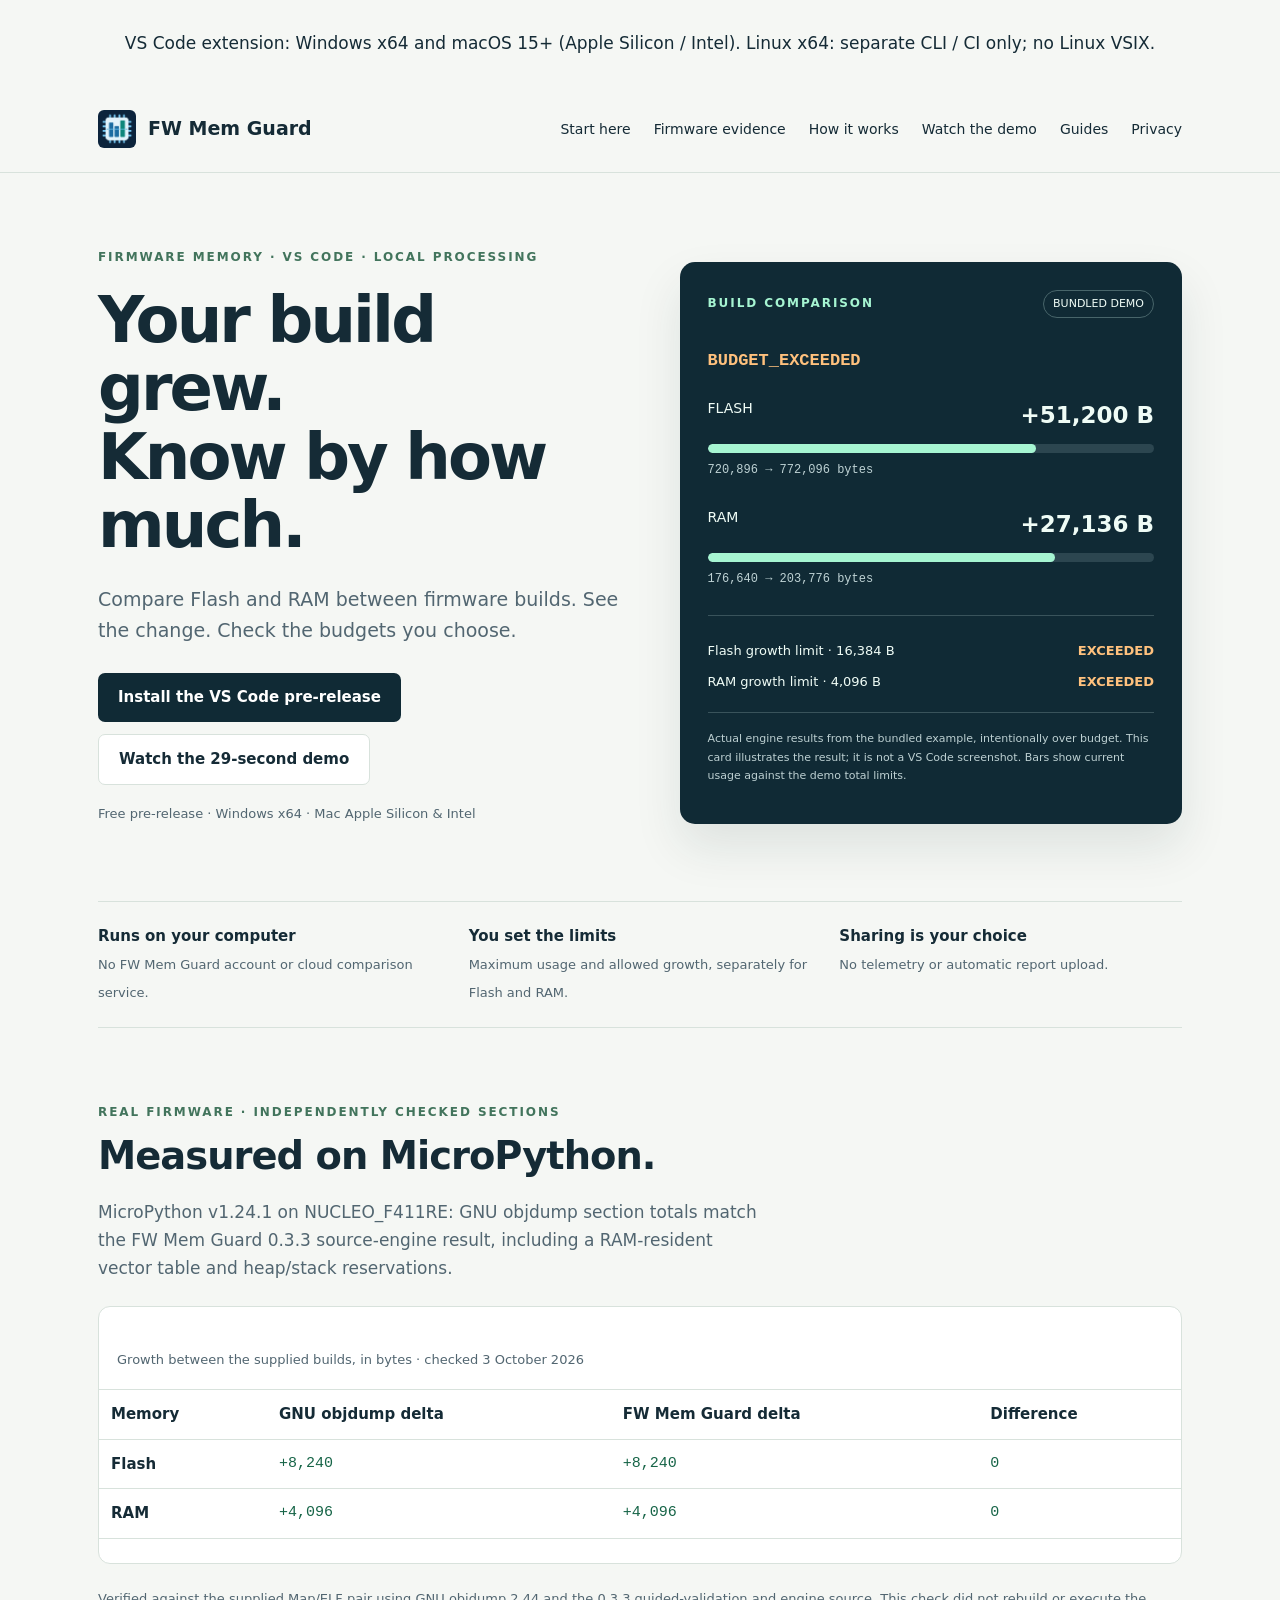
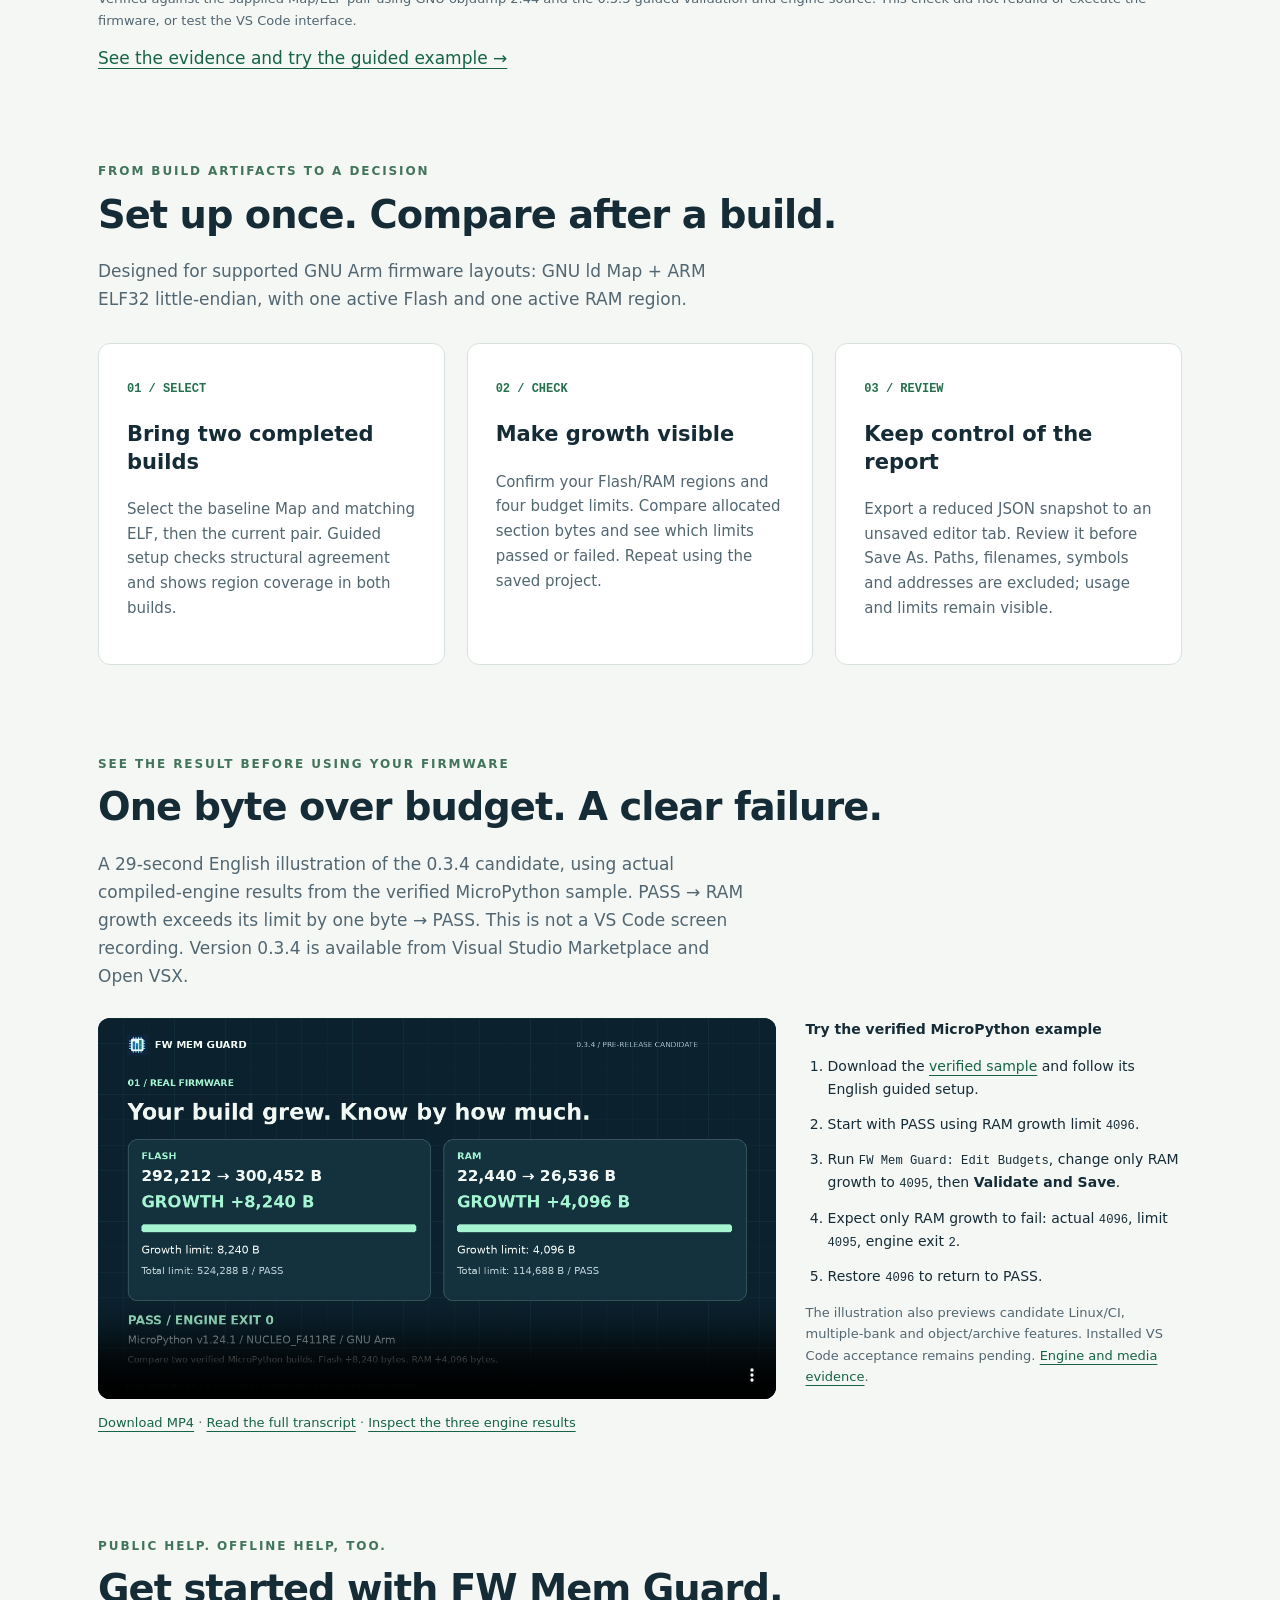
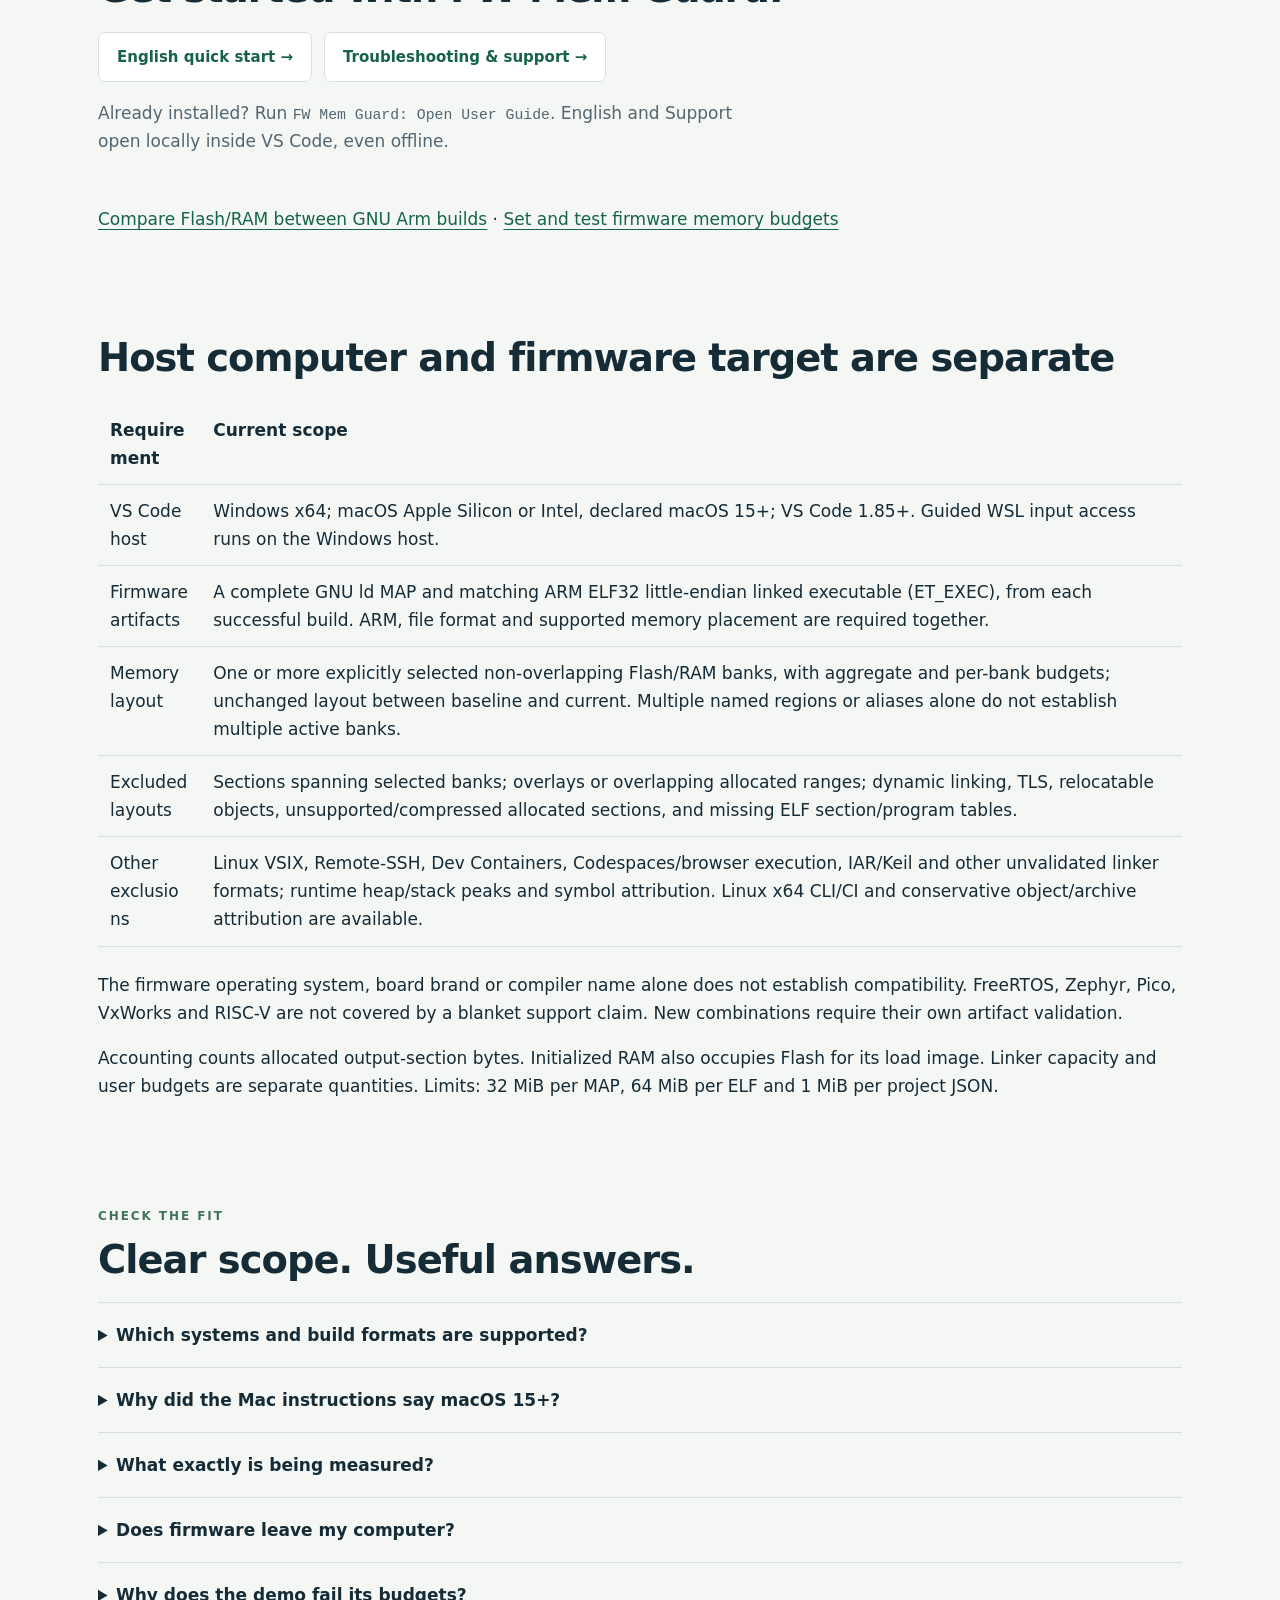
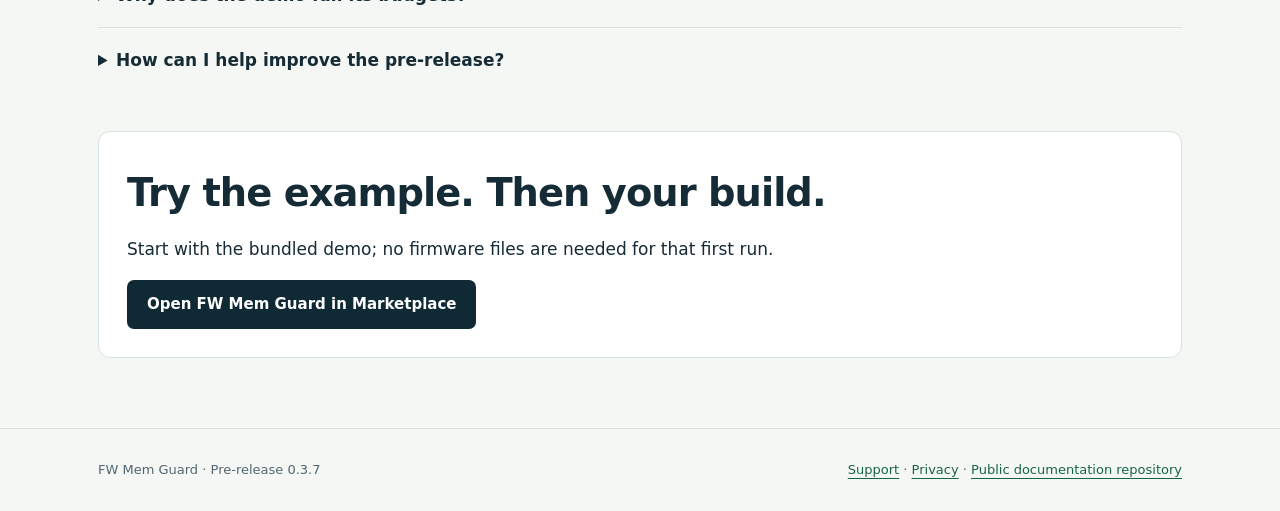
<file: index.html>
<!doctype html>
<html lang="en"><head><meta charset="utf-8"><meta name="viewport" content="width=device-width,initial-scale=1">
<title>FW Mem Guard — Catch firmware memory growth in VS Code</title>
<meta name="description" content="Compare firmware Flash and RAM between builds. Check the budgets you choose, locally in VS Code. No telemetry or automatic upload. Windows and Mac.">
<meta name="theme-color" content="#102a35"><link rel="icon" href="media/icon.png"><link rel="stylesheet" href="site.css">

<link rel="canonical" href="https://itainover-create.github.io/fw-mem-guard/">
<meta property="og:title" content="FW Mem Guard — Your build grew. Know by how much.">
<meta property="og:description" content="Compare firmware Flash/RAM and check the budgets you choose, locally in VS Code.">
<meta property="og:type" content="website">
<meta property="og:url" content="https://itainover-create.github.io/fw-mem-guard/">
<meta property="og:image" content="https://itainover-create.github.io/fw-mem-guard/media/store-hero.png">
<meta property="og:image:alt" content="Illustrated bundled demo result showing Flash and RAM growth">
<meta name="twitter:card" content="summary_large_image">
</head><body>
<p style="padding:12px 24px;text-align:center">VS Code extension: Windows x64 and macOS 15+ (Apple Silicon / Intel). Linux x64: separate CLI / CI only; no Linux VSIX.</p><a class="skip" href="#main">Skip to content</a>
<header><div class="wrap nav"><a class="brand" href="index.html"><img src="media/icon.png" alt="" width="38" height="38">FW Mem Guard</a><nav aria-label="Main"><a href="TRY_IT.html">Start here</a><a href="#evidence">Firmware evidence</a><a href="#how">How it works</a><a href="#demo">Watch the demo</a><a href="#guides">Guides</a><a href="PRIVACY.html">Privacy</a></nav></div></header>
<main id="main" class="wrap">
<section class="hero" aria-labelledby="headline"><div><div class="eyebrow">Firmware memory · VS Code · Local processing</div><h1 id="headline">Your build grew.<br>Know by how much.</h1><p class="lead">Compare Flash and RAM between firmware builds. See the change. Check the budgets you choose.</p><div class="buttons"><a class="button" href="https://marketplace.visualstudio.com/items?itemName=fwmemguard.fw-mem-guard">Install the VS Code pre-release</a><a class="button secondary" href="#demo">Watch the 29-second demo</a></div><p class="fine">Free pre-release · Windows x64 · Mac Apple Silicon &amp; Intel</p></div>
<div class="report" aria-label="Illustrated bundled demo result"><div class="report-top"><span class="eyebrow">Build comparison</span><span class="pill">BUNDLED DEMO</span></div><div class="status">BUDGET_EXCEEDED</div>
<div class="metric"><div class="metric-head"><span>FLASH</span><strong>+51,200 B</strong></div><div class="track"><div class="fill" style="width:73.63%"></div></div><div class="numbers">720,896 → 772,096 bytes</div></div>
<div class="metric"><div class="metric-head"><span>RAM</span><strong>+27,136 B</strong></div><div class="track"><div class="fill" style="width:77.73%"></div></div><div class="numbers">176,640 → 203,776 bytes</div></div>
<div class="checks"><div class="check"><span>Flash growth limit · 16,384 B</span><b>EXCEEDED</b></div><div class="check"><span>RAM growth limit · 4,096 B</span><b>EXCEEDED</b></div></div><p class="report-note">Actual engine results from the bundled example, intentionally over budget. This card illustrates the result; it is not a VS Code screenshot. Bars show current usage against the demo total limits.</p></div></section>
<div class="proof"><div><strong>Runs on your computer</strong><span>No FW Mem Guard account or cloud comparison service.</span></div><div><strong>You set the limits</strong><span>Maximum usage and allowed growth, separately for Flash and RAM.</span></div><div><strong>Sharing is your choice</strong><span>No telemetry or automatic report upload.</span></div></div>
<section id="evidence" class="section" aria-labelledby="evidence-title"><div class="eyebrow">Real firmware · Independently checked sections</div><h2 id="evidence-title">Measured on MicroPython.</h2><p class="section-intro">MicroPython v1.24.1 on NUCLEO_F411RE: GNU objdump section totals match the FW Mem Guard 0.3.3 source-engine result, including a RAM-resident vector table and heap/stack reservations.</p><div class="evidence-table" role="region" aria-label="Verified MicroPython delta comparison" tabindex="0"><div class="comparison-table" tabindex="0" role="region" aria-label="Compatibility table, scroll horizontally"><table><caption>Growth between the supplied builds, in bytes · checked 3 October 2026</caption><thead><tr><th scope="col">Memory</th><th scope="col">GNU objdump delta</th><th scope="col">FW Mem Guard delta</th><th scope="col">Difference</th></tr></thead><tbody><tr><th scope="row">Flash</th><td>+8,240</td><td>+8,240</td><td>0</td></tr><tr><th scope="row">RAM</th><td>+4,096</td><td>+4,096</td><td>0</td></tr></tbody></table></div></div><p class="fine">Verified against the supplied Map/ELF pair using GNU objdump 2.44 and the 0.3.3 guided-validation and engine source. This check did not rebuild or execute the firmware, or test the VS Code interface.</p><a href="REAL_FIRMWARE.html">See the evidence and try the guided example →</a></section>
<section id="how" class="section"><div class="eyebrow">From build artifacts to a decision</div><h2>Set up once. Compare after a build.</h2><p class="section-intro">Designed for supported GNU Arm firmware layouts: GNU ld Map + ARM ELF32 little-endian, with one active Flash and one active RAM region.</p><div class="cards">
<article class="card"><span class="step">01 / SELECT</span><h3>Bring two completed builds</h3><p>Select the baseline Map and matching ELF, then the current pair. Guided setup checks structural agreement and shows region coverage in both builds.</p></article>
<article class="card"><span class="step">02 / CHECK</span><h3>Make growth visible</h3><p>Confirm your Flash/RAM regions and four budget limits. Compare allocated section bytes and see which limits passed or failed. Repeat using the saved project.</p></article>
<article class="card"><span class="step">03 / REVIEW</span><h3>Keep control of the report</h3><p>Export a reduced JSON snapshot to an unsaved editor tab. Review it before Save As. Paths, filenames, symbols and addresses are excluded; usage and limits remain visible.</p></article></div></section>
<section id="demo" class="section"><div class="eyebrow">See the result before using your firmware</div><h2>One byte over budget. A clear failure.</h2><p class="section-intro">A 29-second English illustration of the 0.3.4 candidate, using actual compiled-engine results from the verified MicroPython sample. PASS → RAM growth exceeds its limit by one byte → PASS. This is not a VS Code screen recording. Version 0.3.4 is available from Visual Studio Marketplace and Open VSX.</p><div class="video-grid"><div><video controls preload="none" poster="media/demo-poster.png" aria-label="FW Mem Guard illustrated demo" playsinline><source src="media/fw-mem-guard-demo.mp4" type="video/mp4"><track kind="captions" src="media/demo-en.vtt" srclang="en" label="English" default><p><a href="media/fw-mem-guard-demo.mp4">Download the demo video</a>.</p></video><p class="fine"><a href="media/fw-mem-guard-demo.mp4" download>Download MP4</a> · <a href="media/demo-transcript.html">Read the full transcript</a> · <a href="media/demo-result.json">Inspect the three engine results</a></p></div><div class="transcript"><strong>Try the verified MicroPython example</strong><ol><li>Download the <a href="REAL_FIRMWARE.html">verified sample</a> and follow its English guided setup.</li><li>Start with PASS using RAM growth limit <code>4096</code>.</li><li>Run <code>FW Mem Guard: Edit Budgets</code>, change only RAM growth to <code>4095</code>, then <strong>Validate and Save</strong>.</li><li>Expect only RAM growth to fail: actual <code>4096</code>, limit <code>4095</code>, engine exit <code>2</code>.</li><li>Restore <code>4096</code> to return to PASS.</li></ol><p class="fine">The illustration also previews candidate Linux/CI, multiple-bank and object/archive features. Installed VS Code acceptance remains pending. <a href="media/demo-evidence.json">Engine and media evidence</a>.</p></div></div></section>
<section id="guides" class="section"><div class="eyebrow">Public help. Offline help, too.</div><h2>Get started with FW Mem Guard.</h2><div class="guide-links"><a href="START_HERE_EN.html">English quick start →</a><a href="SUPPORT.html">Troubleshooting &amp; support →</a></div><p class="section-intro">Already installed? Run <code>FW Mem Guard: Open User Guide</code>. English and Support open locally inside VS Code, even offline.</p></section>
<p><a href="COMPARE_FIRMWARE_BUILDS.html">Compare Flash/RAM between GNU Arm builds</a> · <a href="FIRMWARE_MEMORY_BUDGETS.html">Set and test firmware memory budgets</a></p>
<section class="section" id="compatibility"><h2>Host computer and firmware target are separate</h2>
<div class="comparison-table" tabindex="0" role="region" aria-label="Compatibility table, scroll horizontally"><table><thead><tr><th>Requirement</th><th>Current scope</th></tr></thead><tbody>
<tr><td>VS Code host</td><td>Windows x64; macOS Apple Silicon or Intel, declared macOS 15+; VS Code 1.85+. Guided WSL input access runs on the Windows host.</td></tr>
<tr><td>Firmware artifacts</td><td>A complete GNU ld MAP and matching ARM ELF32 little-endian linked executable (ET_EXEC), from each successful build. ARM, file format and supported memory placement are required together.</td></tr>
<tr><td>Memory layout</td><td>One or more explicitly selected non-overlapping Flash/RAM banks, with aggregate and per-bank budgets; unchanged layout between baseline and current. Multiple named regions or aliases alone do not establish multiple active banks.</td></tr>
<tr><td>Excluded layouts</td><td>Sections spanning selected banks; overlays or overlapping allocated ranges; dynamic linking, TLS, relocatable objects, unsupported/compressed allocated sections, and missing ELF section/program tables.</td></tr>
<tr><td>Other exclusions</td><td>Linux VSIX, Remote-SSH, Dev Containers, Codespaces/browser execution, IAR/Keil and other unvalidated linker formats; runtime heap/stack peaks and symbol attribution. Linux x64 CLI/CI and conservative object/archive attribution are available.</td></tr></tbody></table></div>
<p>The firmware operating system, board brand or compiler name alone does not establish compatibility. FreeRTOS, Zephyr, Pico, VxWorks and RISC-V are not covered by a blanket support claim. New combinations require their own artifact validation.</p>
<p>Accounting counts allocated output-section bytes. Initialized RAM also occupies Flash for its load image. Linker capacity and user budgets are separate quantities. Limits: 32 MiB per MAP, 64 MiB per ELF and 1 MiB per project JSON.</p></section>
<section class="section" aria-labelledby="scope"><div class="eyebrow">Check the fit</div><h2 id="scope">Clear scope. Useful answers.</h2>
<details><summary>Which systems and build formats are supported?</summary><p>Windows x64, macOS Apple Silicon and Intel, and guided WSL input access on Windows. Mac native command-line and package checks passed on macOS 15.7.9; compatibility with macOS 13/14 and interactive VS Code installation on those systems has not yet been validated. The extension needs VS Code 1.85 or later and a trusted workspace. Guided setup supports GNU ld Map + GNU Arm ELF32 little-endian and one active Flash/RAM pair. Linux native, Remote-SSH, Dev Containers, Codespaces, IAR/Keil and multiple active memory banks are not supported.</p></details>
<details><summary>Why did the Mac instructions say macOS 15+?</summary><p>The 0.3.3 package metadata and bundled guide use 15.0 as the declared target, matching the build-host policy. Inspection of every bundled Mach-O binary found lower deployment targets: 11.0 for Apple Silicon and 10.13 for Intel. Those headers alone do not establish whole-extension compatibility. Our native CLI/package checks ran on macOS 15.7.9; macOS 13 and 14 remain unverified.</p></details>
<details><summary>What exactly is being measured?</summary><p>Allocated output-section bytes, not runtime peak memory. Initialized RAM is counted in RAM and its Flash load image. Heap/stack reservations are not measurements of live heap/stack use. Object and symbol attribution are not available. Structural Map/ELF agreement does not prove common build provenance; select matching completed builds.</p></details>
<details><summary>Does firmware leave my computer?</summary><p>FW Mem Guard processes inputs on the local host and has no automatic cloud upload. In WSL mode, full selected Map/ELF files move through VS Code to the Windows host. If you choose to share an export yourself, your chosen service and recipient receive it. <a href="PRIVACY.html">Read the privacy details</a>.</p></details>
<details><summary>Why does the demo fail its budgets?</summary><p>The bundled example intentionally grows Flash by 51,200 bytes against a 16,384-byte growth limit, and RAM by 27,136 bytes against a 4,096-byte growth limit. Both total-usage checks pass. The resulting BUDGET_EXCEEDED is the expected demonstration, not an installation error.</p></details>
<details><summary>How can I help improve the pre-release?</summary><p>Tell us the first step that blocked you or what would make the comparison more useful. The <a href="SUPPORT.html">support guide</a> explains what to include. Share only reviewed diagnostics; memory totals and limits can still be sensitive. There is no telemetry.</p></details></section>
<section class="box"><h2>Try the example. Then your build.</h2><p>Start with the bundled demo; no firmware files are needed for that first run.</p><a class="button" href="https://marketplace.visualstudio.com/items?itemName=fwmemguard.fw-mem-guard">Open FW Mem Guard in Marketplace</a></section>
</main><footer><div class="wrap footer-row"><span>FW Mem Guard · Pre-release 0.3.7</span><span><a href="SUPPORT.html">Support</a> · <a href="PRIVACY.html">Privacy</a> · <a href="https://github.com/itainover-create/fw-mem-guard">Public documentation repository</a></span></div></footer></body></html>
</file>
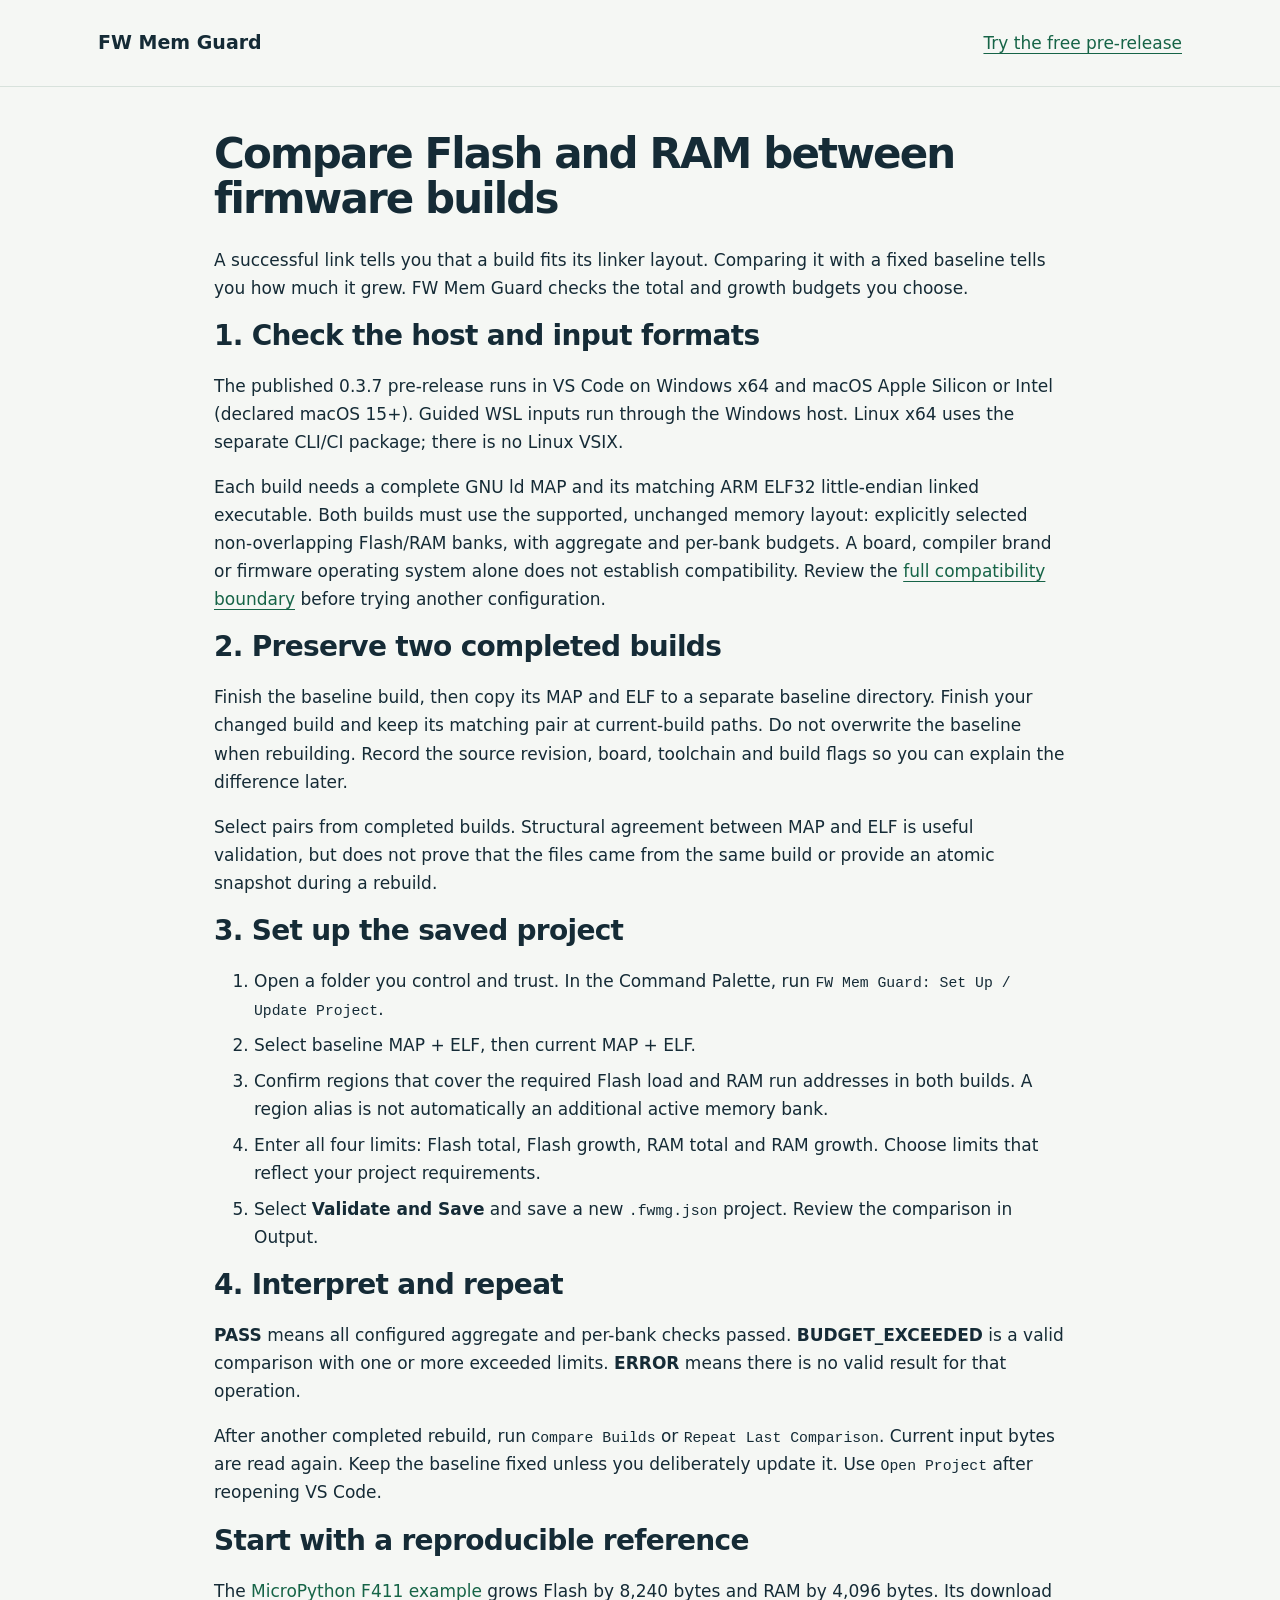
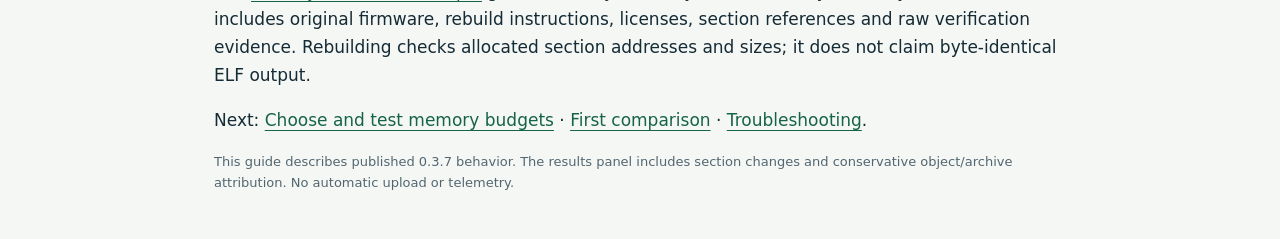
<file: COMPARE_FIRMWARE_BUILDS.html>
<!doctype html>
<html lang="en"><head><meta charset="utf-8"><meta name="viewport" content="width=device-width,initial-scale=1">
<title>Compare Flash and RAM between GNU Arm firmware builds | FW Mem Guard</title>
<meta name="description" content="Keep a fixed baseline, select matching GNU ld MAP and ARM ELF pairs, and compare firmware Flash and RAM growth in VS Code.">
<link rel="canonical" href="https://itainover-create.github.io/fw-mem-guard/COMPARE_FIRMWARE_BUILDS.html"><link rel="stylesheet" href="site.css"></head>
<body><a class="skip" href="#content">Skip to content</a><header><div class="wrap nav"><a class="brand" href="index.html">FW Mem Guard</a><a href="TRY_IT.html">Try the free pre-release</a></div></header>
<main class="doc-shell" id="content"><h1>Compare Flash and RAM between firmware builds</h1>
<p>A successful link tells you that a build fits its linker layout. Comparing it with a fixed baseline tells you how much it grew. FW Mem Guard checks the total and growth budgets you choose.</p>
<h2>1. Check the host and input formats</h2>
<p>The published 0.3.7 pre-release runs in VS Code on Windows x64 and macOS Apple Silicon or Intel (declared macOS 15+). Guided WSL inputs run through the Windows host. Linux x64 uses the separate CLI/CI package; there is no Linux VSIX.</p>
<p>Each build needs a complete GNU ld MAP and its matching ARM ELF32 little-endian linked executable. Both builds must use the supported, unchanged memory layout: explicitly selected non-overlapping Flash/RAM banks, with aggregate and per-bank budgets. A board, compiler brand or firmware operating system alone does not establish compatibility. Review the <a href="TRY_IT.html#compatibility">full compatibility boundary</a> before trying another configuration.</p>
<h2>2. Preserve two completed builds</h2>
<p>Finish the baseline build, then copy its MAP and ELF to a separate baseline directory. Finish your changed build and keep its matching pair at current-build paths. Do not overwrite the baseline when rebuilding. Record the source revision, board, toolchain and build flags so you can explain the difference later.</p>
<p>Select pairs from completed builds. Structural agreement between MAP and ELF is useful validation, but does not prove that the files came from the same build or provide an atomic snapshot during a rebuild.</p>
<h2>3. Set up the saved project</h2>
<ol><li>Open a folder you control and trust. In the Command Palette, run <code>FW Mem Guard: Set Up / Update Project</code>.</li>
<li>Select baseline MAP + ELF, then current MAP + ELF.</li><li>Confirm regions that cover the required Flash load and RAM run addresses in both builds. A region alias is not automatically an additional active memory bank.</li>
<li>Enter all four limits: Flash total, Flash growth, RAM total and RAM growth. Choose limits that reflect your project requirements.</li><li>Select <strong>Validate and Save</strong> and save a new <code>.fwmg.json</code> project. Review the comparison in Output.</li></ol>
<h2>4. Interpret and repeat</h2>
<p><strong>PASS</strong> means all configured aggregate and per-bank checks passed. <strong>BUDGET_EXCEEDED</strong> is a valid comparison with one or more exceeded limits. <strong>ERROR</strong> means there is no valid result for that operation.</p>
<p>After another completed rebuild, run <code>Compare Builds</code> or <code>Repeat Last Comparison</code>. Current input bytes are read again. Keep the baseline fixed unless you deliberately update it. Use <code>Open Project</code> after reopening VS Code.</p>
<h2>Start with a reproducible reference</h2>
<p>The <a href="REAL_FIRMWARE.html">MicroPython F411 example</a> grows Flash by 8,240 bytes and RAM by 4,096 bytes. Its download includes original firmware, rebuild instructions, licenses, section references and raw verification evidence. Rebuilding checks allocated section addresses and sizes; it does not claim byte-identical ELF output.</p>
<p>Next: <a href="FIRMWARE_MEMORY_BUDGETS.html">Choose and test memory budgets</a> · <a href="TRY_IT.html">First comparison</a> · <a href="SUPPORT.html">Troubleshooting</a>.</p>
<p class="fine">This guide describes published 0.3.7 behavior. The results panel includes section changes and conservative object/archive attribution. No automatic upload or telemetry.</p></main></body></html>
</file>
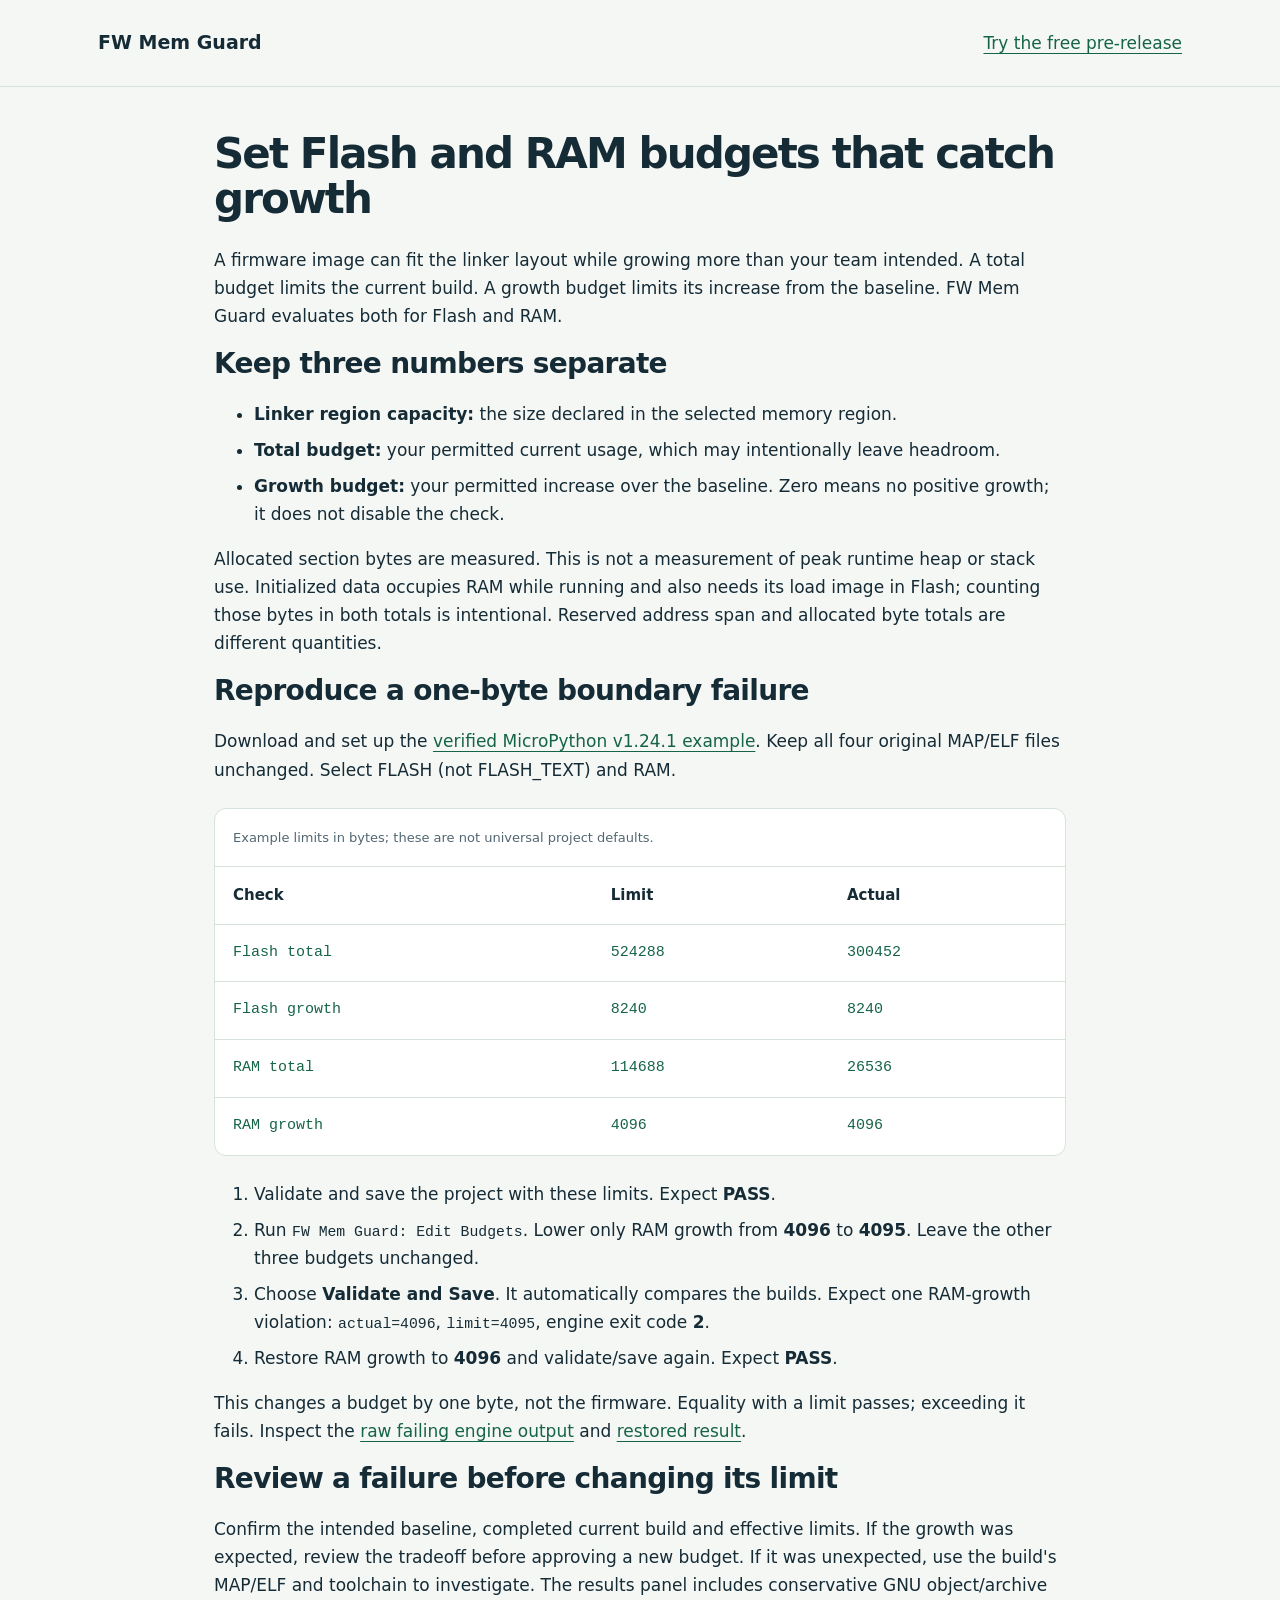
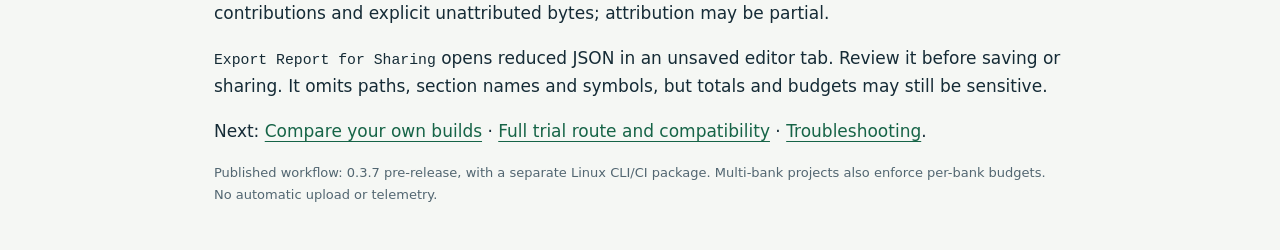
<file: FIRMWARE_MEMORY_BUDGETS.html>
<!doctype html>
<html lang="en"><head><meta charset="utf-8"><meta name="viewport" content="width=device-width,initial-scale=1">
<title>Set Flash and RAM growth budgets in VS Code | FW Mem Guard</title>
<meta name="description" content="Understand total versus growth budgets, initialized RAM accounting and a reproducible one-byte RAM budget failure with MicroPython.">
<link rel="canonical" href="https://itainover-create.github.io/fw-mem-guard/FIRMWARE_MEMORY_BUDGETS.html"><link rel="stylesheet" href="site.css"></head>
<body><a class="skip" href="#content">Skip to content</a><header><div class="wrap nav"><a class="brand" href="index.html">FW Mem Guard</a><a href="TRY_IT.html">Try the free pre-release</a></div></header>
<main class="doc-shell" id="content"><h1>Set Flash and RAM budgets that catch growth</h1>
<p>A firmware image can fit the linker layout while growing more than your team intended. A total budget limits the current build. A growth budget limits its increase from the baseline. FW Mem Guard evaluates both for Flash and RAM.</p>
<h2>Keep three numbers separate</h2>
<ul><li><strong>Linker region capacity:</strong> the size declared in the selected memory region.</li><li><strong>Total budget:</strong> your permitted current usage, which may intentionally leave headroom.</li><li><strong>Growth budget:</strong> your permitted increase over the baseline. Zero means no positive growth; it does not disable the check.</li></ul>
<p>Allocated section bytes are measured. This is not a measurement of peak runtime heap or stack use. Initialized data occupies RAM while running and also needs its load image in Flash; counting those bytes in both totals is intentional. Reserved address span and allocated byte totals are different quantities.</p>
<h2>Reproduce a one-byte boundary failure</h2>
<p>Download and set up the <a href="REAL_FIRMWARE.html">verified MicroPython v1.24.1 example</a>. Keep all four original MAP/ELF files unchanged. Select FLASH (not FLASH_TEXT) and RAM.</p>
<div class="evidence-table" tabindex="0" role="region" aria-label="Example memory budgets, scroll horizontally"><table><caption>Example limits in bytes; these are not universal project defaults.</caption><thead><tr><th>Check</th><th>Limit</th><th>Actual</th></tr></thead><tbody><tr><td>Flash total</td><td>524288</td><td>300452</td></tr><tr><td>Flash growth</td><td>8240</td><td>8240</td></tr><tr><td>RAM total</td><td>114688</td><td>26536</td></tr><tr><td>RAM growth</td><td>4096</td><td>4096</td></tr></tbody></table></div>
<ol><li>Validate and save the project with these limits. Expect <strong>PASS</strong>.</li><li>Run <code>FW Mem Guard: Edit Budgets</code>. Lower only RAM growth from <strong>4096</strong> to <strong>4095</strong>. Leave the other three budgets unchanged.</li><li>Choose <strong>Validate and Save</strong>. It automatically compares the builds. Expect one RAM-growth violation: <code>actual=4096</code>, <code>limit=4095</code>, engine exit code <strong>2</strong>.</li><li>Restore RAM growth to <strong>4096</strong> and validate/save again. Expect <strong>PASS</strong>.</li></ol>
<p>This changes a budget by one byte, not the firmware. Equality with a limit passes; exceeding it fails. Inspect the <a href="samples/ram-growth-4095.txt">raw failing engine output</a> and <a href="samples/ram-growth-restored-4096.json">restored result</a>.</p>
<h2>Review a failure before changing its limit</h2>
<p>Confirm the intended baseline, completed current build and effective limits. If the growth was expected, review the tradeoff before approving a new budget. If it was unexpected, use the build's MAP/ELF and toolchain to investigate. The results panel includes conservative GNU object/archive contributions and explicit unattributed bytes; attribution may be partial.</p>
<p><code>Export Report for Sharing</code> opens reduced JSON in an unsaved editor tab. Review it before saving or sharing. It omits paths, section names and symbols, but totals and budgets may still be sensitive.</p>
<p>Next: <a href="COMPARE_FIRMWARE_BUILDS.html">Compare your own builds</a> · <a href="TRY_IT.html">Full trial route and compatibility</a> · <a href="SUPPORT.html">Troubleshooting</a>.</p>
<p class="fine">Published workflow: 0.3.7 pre-release, with a separate Linux CLI/CI package. Multi-bank projects also enforce per-bank budgets. No automatic upload or telemetry.</p></main></body></html>
</file>
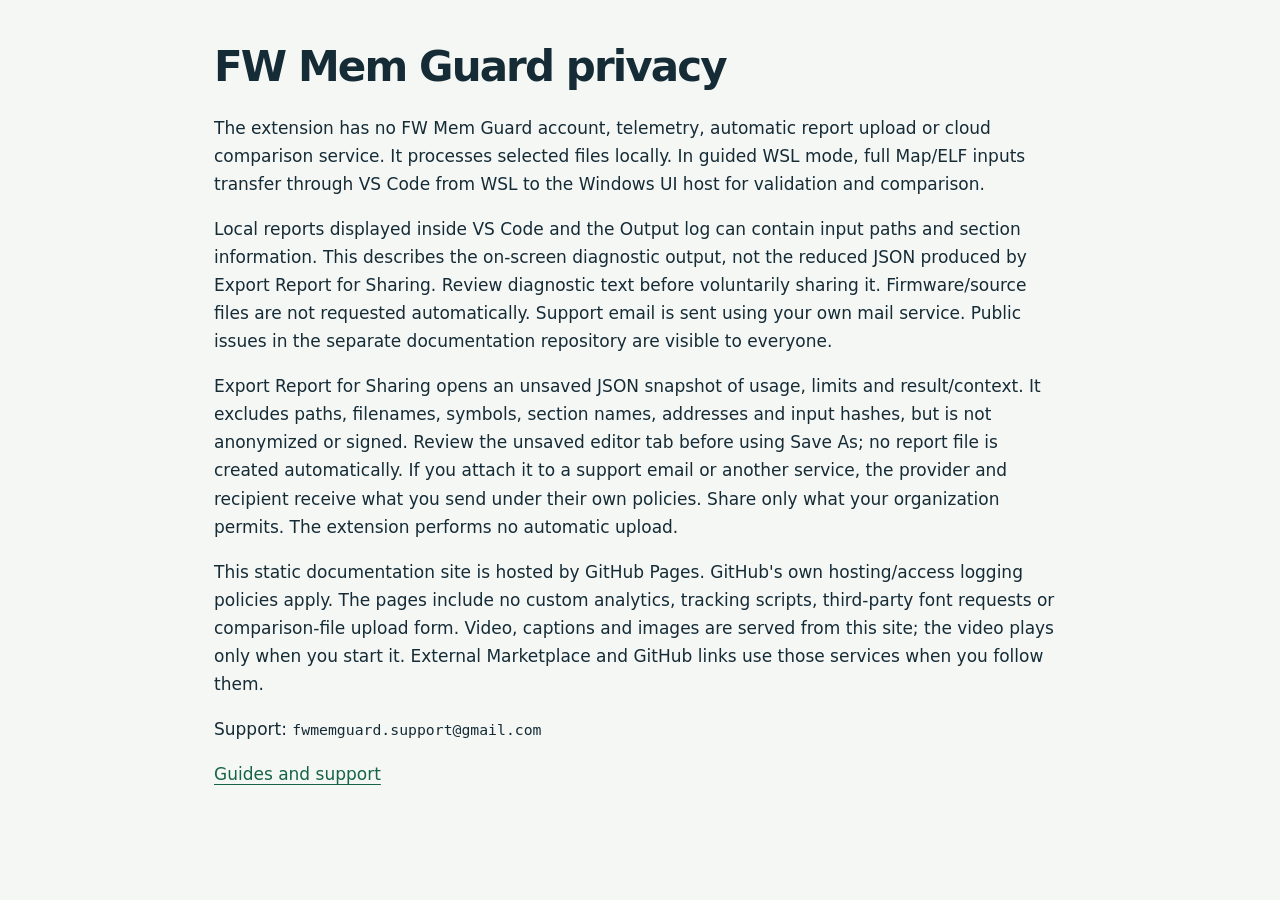
<file: PRIVACY.html>
<!doctype html>
<html lang="en"><head><meta charset="utf-8"><meta name="viewport" content="width=device-width,initial-scale=1"><title>FW Mem Guard — Privacy</title><link rel="stylesheet" href="site.css"></head>
<body><main class="doc-shell"><h1>FW Mem Guard privacy</h1><p>The extension has no FW Mem Guard account, telemetry, automatic report upload or cloud comparison service. It processes selected files locally. In guided WSL mode, full Map/ELF inputs transfer through VS Code from WSL to the Windows UI host for validation and comparison.</p><p>Local reports displayed inside VS Code and the Output log can contain input paths and section information. This describes the on-screen diagnostic output, not the reduced JSON produced by Export Report for Sharing. Review diagnostic text before voluntarily sharing it. Firmware/source files are not requested automatically. Support email is sent using your own mail service. Public issues in the separate documentation repository are visible to everyone.</p><p>Export Report for Sharing opens an unsaved JSON snapshot of usage, limits and result/context. It excludes paths, filenames, symbols, section names, addresses and input hashes, but is not anonymized or signed. Review the unsaved editor tab before using Save As; no report file is created automatically. If you attach it to a support email or another service, the provider and recipient receive what you send under their own policies. Share only what your organization permits. The extension performs no automatic upload.</p><p>This static documentation site is hosted by GitHub Pages. GitHub's own hosting/access logging policies apply. The pages include no custom analytics, tracking scripts, third-party font requests or comparison-file upload form. Video, captions and images are served from this site; the video plays only when you start it. External Marketplace and GitHub links use those services when you follow them.</p><p>Support: <code>fwmemguard.support@gmail.com</code></p><p><a href="index.html">Guides and support</a></p></main></body></html>
</file>
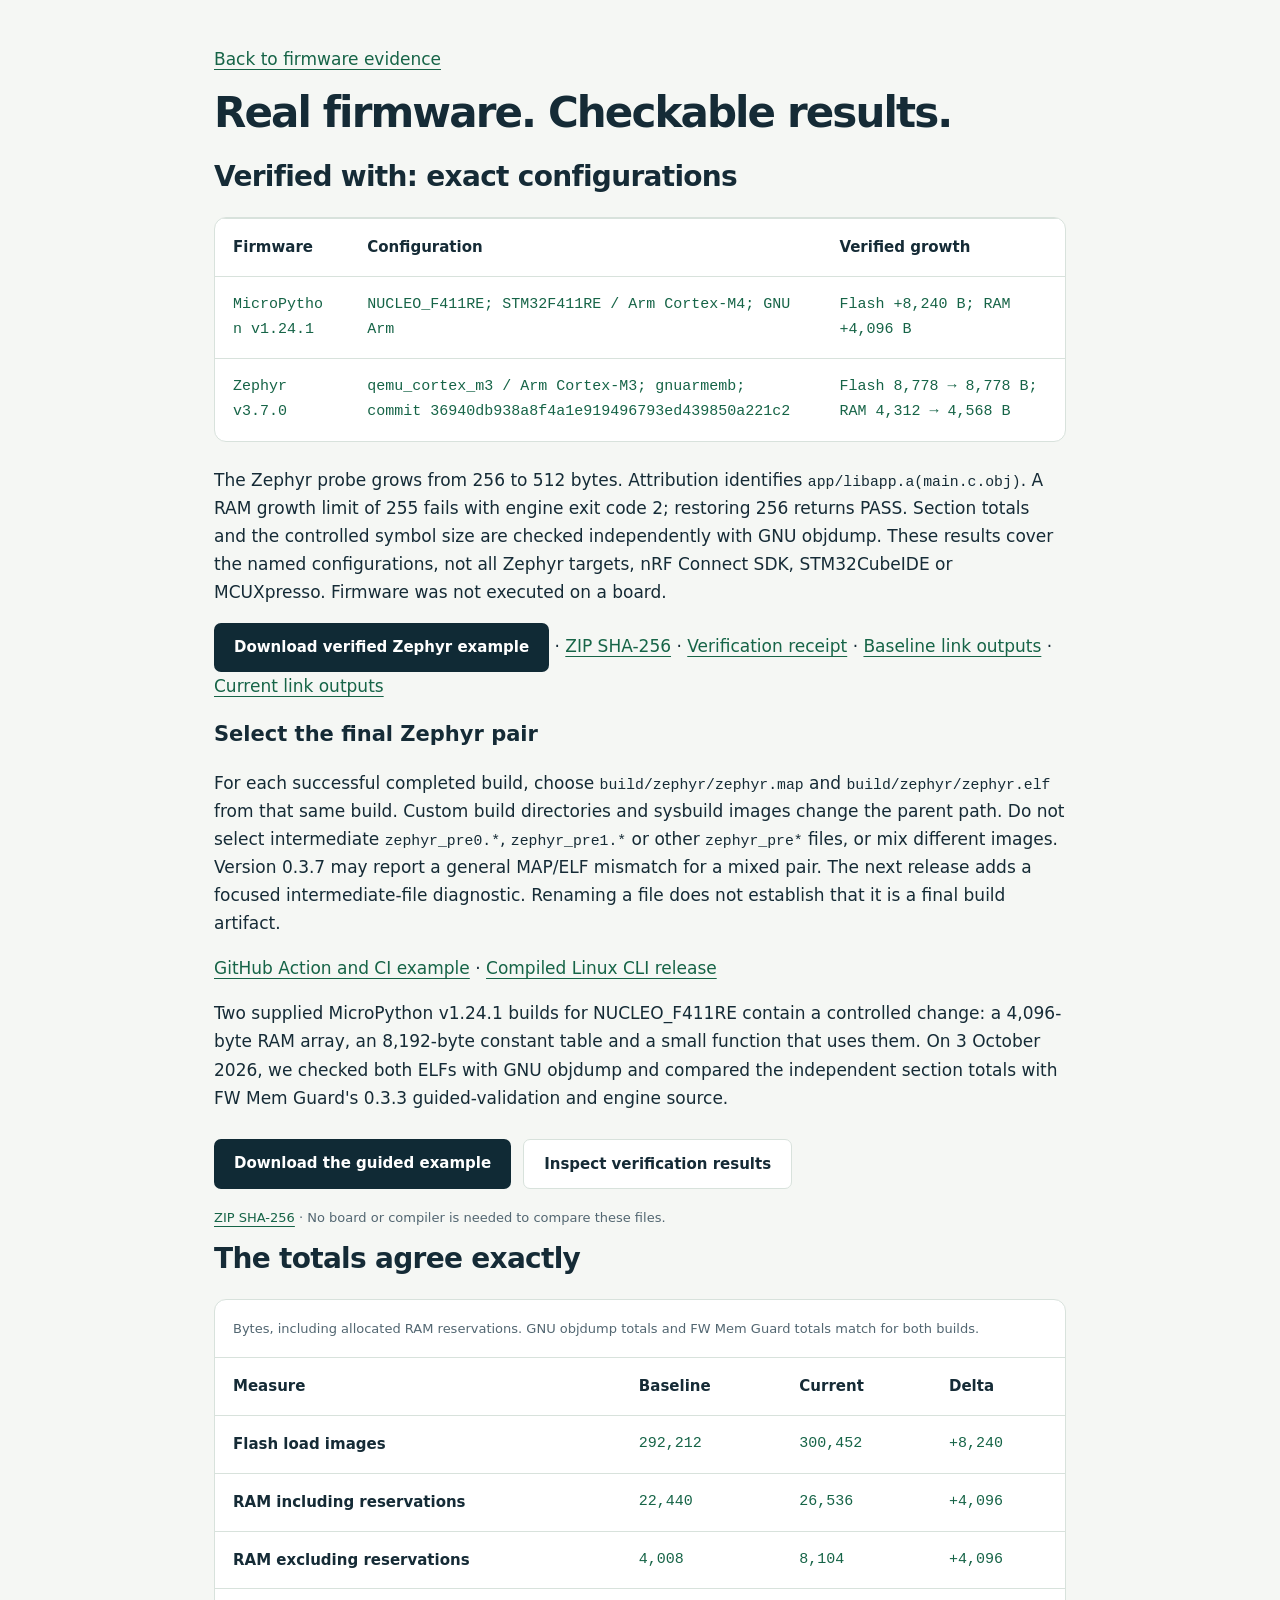
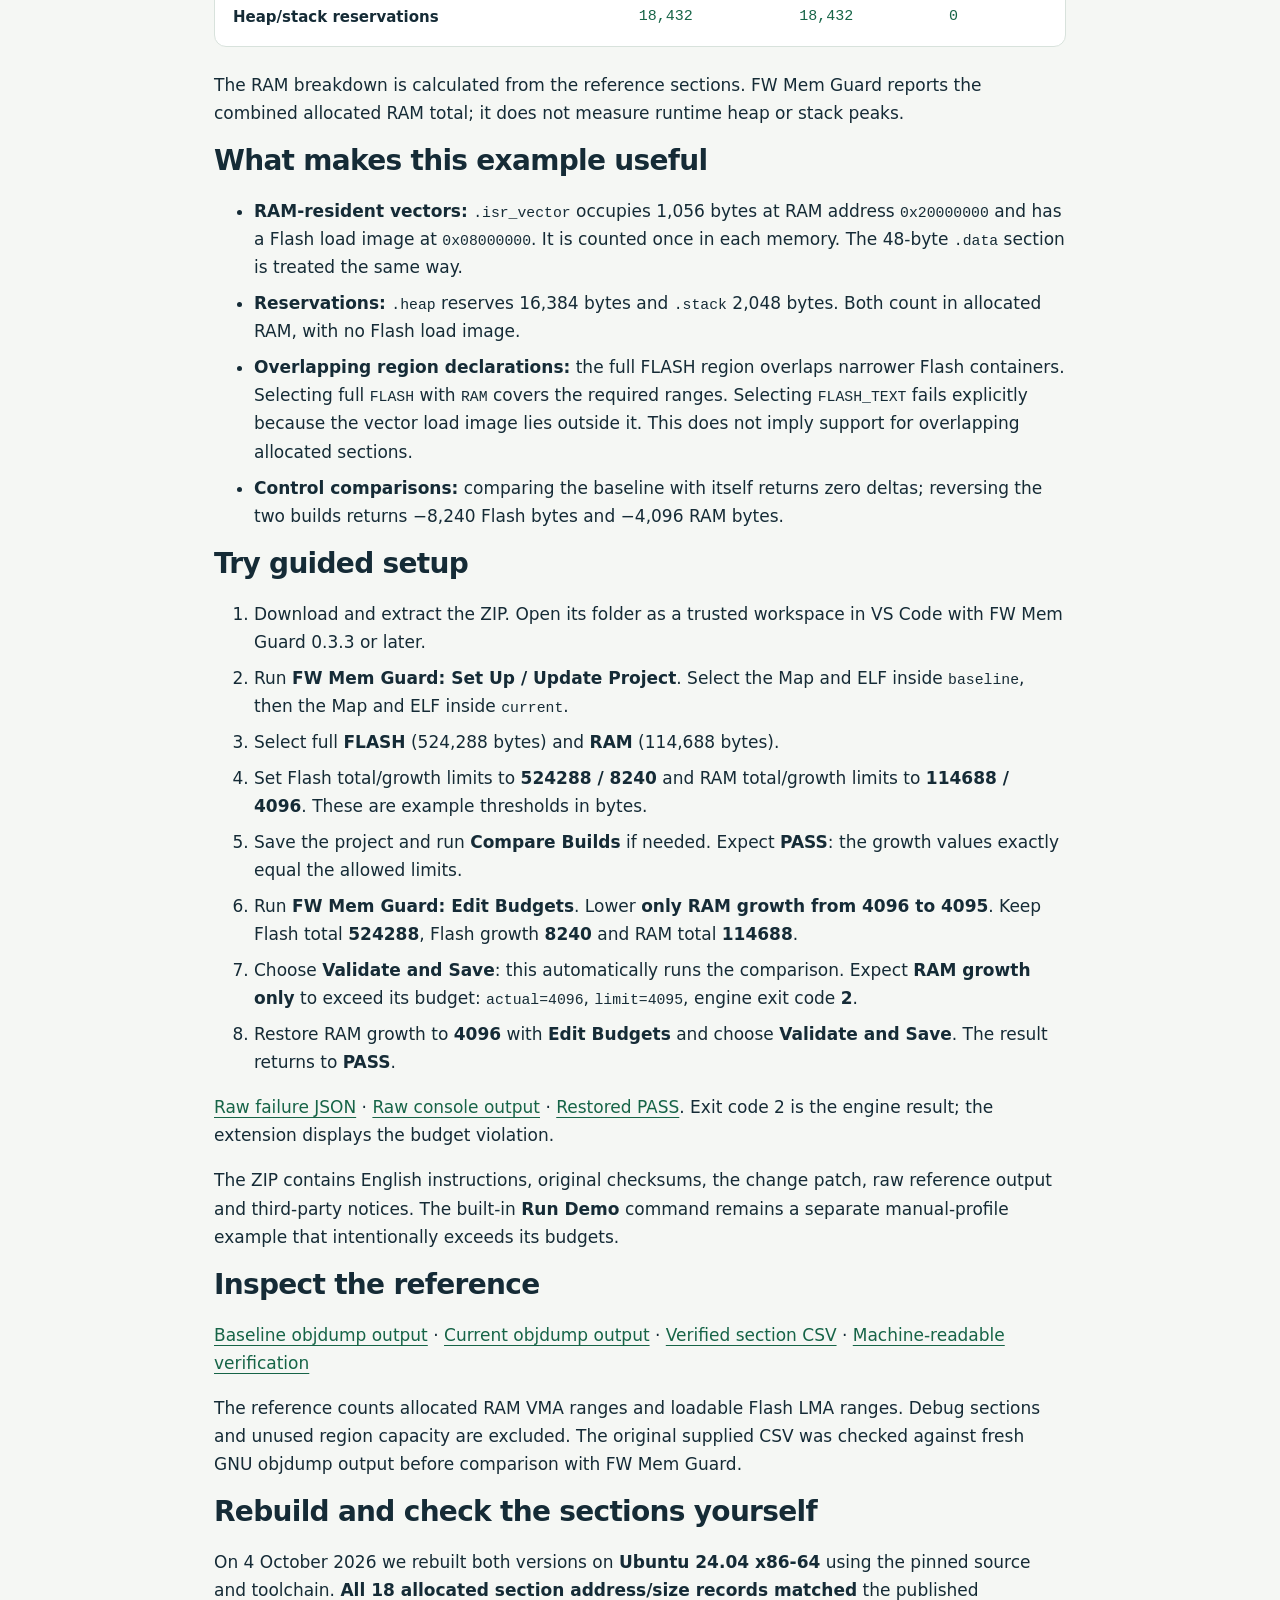
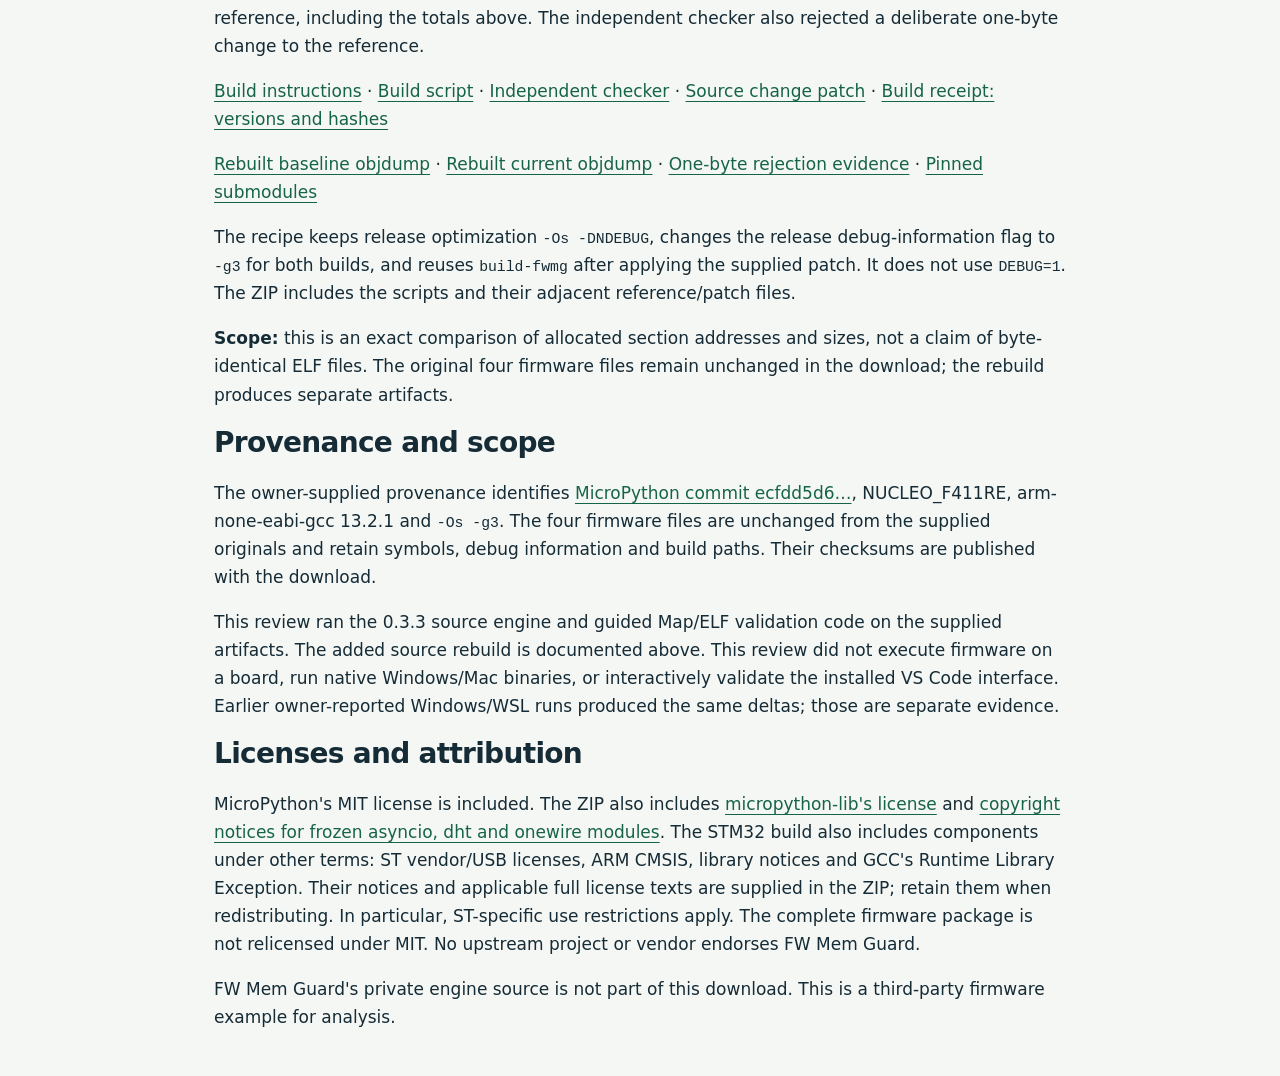
<file: REAL_FIRMWARE.html>
<!doctype html><html lang="en"><head><meta charset="utf-8"><meta name="viewport" content="width=device-width,initial-scale=1"><title>FW Mem Guard — Verified MicroPython and Zephyr examples</title><meta name="description" content="Verified MicroPython v1.24.1 NUCLEO_F411RE and Zephyr v3.7.0 qemu_cortex_m3 examples, controlled growth and final MAP/ELF file selection."><link rel="stylesheet" href="site.css"></head><body><main class="doc-shell"><a href="index.html#evidence">Back to firmware evidence</a><h1>Real firmware. Checkable results.</h1><section id="zephyr"><h2>Verified with: exact configurations</h2><div class="evidence-table" role="region" aria-label="Verified firmware configurations" tabindex="0"><table><thead><tr><th>Firmware</th><th>Configuration</th><th>Verified growth</th></tr></thead><tbody><tr><td>MicroPython v1.24.1</td><td>NUCLEO_F411RE; STM32F411RE / Arm Cortex-M4; GNU Arm</td><td>Flash +8,240 B; RAM +4,096 B</td></tr><tr><td>Zephyr v3.7.0</td><td>qemu_cortex_m3 / Arm Cortex-M3; gnuarmemb; commit 36940db938a8f4a1e919496793ed439850a221c2</td><td>Flash 8,778 → 8,778 B; RAM 4,312 → 4,568 B</td></tr></tbody></table></div><p>The Zephyr probe grows from 256 to 512 bytes. Attribution identifies <code>app/libapp.a(main.c.obj)</code>. A RAM growth limit of 255 fails with engine exit code 2; restoring 256 returns PASS. Section totals and the controlled symbol size are checked independently with GNU objdump. These results cover the named configurations, not all Zephyr targets, nRF Connect SDK, STM32CubeIDE or MCUXpresso. Firmware was not executed on a board.</p><p><a class="button" href="samples/zephyr-3.7.0-qemu-cortex-m3.zip" download>Download verified Zephyr example</a> · <a href="samples/zephyr-3.7.0-qemu-cortex-m3.zip.sha256">ZIP SHA-256</a> · <a href="samples/zephyr-verification.json">Verification receipt</a> · <a href="samples/zephyr-baseline-link-outputs.json">Baseline link outputs</a> · <a href="samples/zephyr-current-link-outputs.json">Current link outputs</a></p><h3>Select the final Zephyr pair</h3><p>For each successful completed build, choose <code>build/zephyr/zephyr.map</code> and <code>build/zephyr/zephyr.elf</code> from that same build. Custom build directories and sysbuild images change the parent path. Do not select intermediate <code>zephyr_pre0.*</code>, <code>zephyr_pre1.*</code> or other <code>zephyr_pre*</code> files, or mix different images. Version 0.3.7 may report a general MAP/ELF mismatch for a mixed pair. The next release adds a focused intermediate-file diagnostic. Renaming a file does not establish that it is a final build artifact.</p><p><a href="https://github.com/itainover-create/fw-mem-guard-action">GitHub Action and CI example</a> · <a href="https://github.com/itainover-create/fw-mem-guard/releases/tag/v0.3.7">Compiled Linux CLI release</a></p></section><p>Two supplied MicroPython v1.24.1 builds for NUCLEO_F411RE contain a controlled change: a 4,096-byte RAM array, an 8,192-byte constant table and a small function that uses them. On 3 October 2026, we checked both ELFs with GNU objdump and compared the independent section totals with FW Mem Guard's 0.3.3 guided-validation and engine source.</p><div class="buttons"><a class="button" href="samples/micropython-f411-v1.24.1.zip" download>Download the guided example</a><a class="button secondary" href="samples/verification.json">Inspect verification results</a></div><p class="fine"><a href="samples/micropython-f411-v1.24.1.zip.sha256">ZIP SHA-256</a> · No board or compiler is needed to compare these files.</p><h2>The totals agree exactly</h2><div class="evidence-table" role="region" aria-label="Independent totals and FW Mem Guard comparison" tabindex="0"><table><caption>Bytes, including allocated RAM reservations. GNU objdump totals and FW Mem Guard totals match for both builds.</caption><thead><tr><th scope="col">Measure</th><th scope="col">Baseline</th><th scope="col">Current</th><th scope="col">Delta</th></tr></thead><tbody><tr><th scope="row">Flash load images</th><td>292,212</td><td>300,452</td><td>+8,240</td></tr><tr><th scope="row">RAM including reservations</th><td>22,440</td><td>26,536</td><td>+4,096</td></tr><tr><th scope="row">RAM excluding reservations</th><td>4,008</td><td>8,104</td><td>+4,096</td></tr><tr><th scope="row">Heap/stack reservations</th><td>18,432</td><td>18,432</td><td>0</td></tr></tbody></table></div><p>The RAM breakdown is calculated from the reference sections. FW Mem Guard reports the combined allocated RAM total; it does not measure runtime heap or stack peaks.</p><h2>What makes this example useful</h2><ul><li><strong>RAM-resident vectors:</strong> <code>.isr_vector</code> occupies 1,056 bytes at RAM address <code>0x20000000</code> and has a Flash load image at <code>0x08000000</code>. It is counted once in each memory. The 48-byte <code>.data</code> section is treated the same way.</li><li><strong>Reservations:</strong> <code>.heap</code> reserves 16,384 bytes and <code>.stack</code> 2,048 bytes. Both count in allocated RAM, with no Flash load image.</li><li><strong>Overlapping region declarations:</strong> the full FLASH region overlaps narrower Flash containers. Selecting full <code>FLASH</code> with <code>RAM</code> covers the required ranges. Selecting <code>FLASH_TEXT</code> fails explicitly because the vector load image lies outside it. This does not imply support for overlapping allocated sections.</li><li><strong>Control comparisons:</strong> comparing the baseline with itself returns zero deltas; reversing the two builds returns −8,240 Flash bytes and −4,096 RAM bytes.</li></ul><h2>Try guided setup</h2><ol><li>Download and extract the ZIP. Open its folder as a trusted workspace in VS Code with FW Mem Guard 0.3.3 or later.</li><li>Run <strong>FW Mem Guard: Set Up / Update Project</strong>. Select the Map and ELF inside <code>baseline</code>, then the Map and ELF inside <code>current</code>.</li><li>Select full <strong>FLASH</strong> (524,288 bytes) and <strong>RAM</strong> (114,688 bytes).</li><li>Set Flash total/growth limits to <strong>524288 / 8240</strong> and RAM total/growth limits to <strong>114688 / 4096</strong>. These are example thresholds in bytes.</li><li>Save the project and run <strong>Compare Builds</strong> if needed. Expect <strong>PASS</strong>: the growth values exactly equal the allowed limits.</li><li>Run <strong>FW Mem Guard: Edit Budgets</strong>. Lower <strong>only RAM growth from 4096 to 4095</strong>. Keep Flash total <strong>524288</strong>, Flash growth <strong>8240</strong> and RAM total <strong>114688</strong>.</li><li>Choose <strong>Validate and Save</strong>: this automatically runs the comparison. Expect <strong>RAM growth only</strong> to exceed its budget: <code>actual=4096</code>, <code>limit=4095</code>, engine exit code <strong>2</strong>.</li><li>Restore RAM growth to <strong>4096</strong> with <strong>Edit Budgets</strong> and choose <strong>Validate and Save</strong>. The result returns to <strong>PASS</strong>.</li></ol><p><a href="samples/ram-growth-4095.json">Raw failure JSON</a> · <a href="samples/ram-growth-4095.txt">Raw console output</a> · <a href="samples/ram-growth-restored-4096.json">Restored PASS</a>. Exit code 2 is the engine result; the extension displays the budget violation.</p><p>The ZIP contains English instructions, original checksums, the change patch, raw reference output and third-party notices. The built-in <strong>Run Demo</strong> command remains a separate manual-profile example that intentionally exceeds its budgets.</p><h2>Inspect the reference</h2><p><a href="samples/baseline-objdump.txt">Baseline objdump output</a> · <a href="samples/current-objdump.txt">Current objdump output</a> · <a href="samples/verified-reference-sections.csv">Verified section CSV</a> · <a href="samples/verification.json">Machine-readable verification</a></p><p>The reference counts allocated RAM VMA ranges and loadable Flash LMA ranges. Debug sections and unused region capacity are excluded. The original supplied CSV was checked against fresh GNU objdump output before comparison with FW Mem Guard.</p><h2>Rebuild and check the sections yourself</h2><p>On 4 October 2026 we rebuilt both versions on <strong>Ubuntu 24.04 x86-64</strong> using the pinned source and toolchain. <strong>All 18 allocated section address/size records matched</strong> the published reference, including the totals above. The independent checker also rejected a deliberate one-byte change to the reference.</p><p><a href="samples/BUILD_FROM_SOURCE.md">Build instructions</a> · <a href="samples/build_from_source.py" download>Build script</a> · <a href="samples/check_sections.py" download>Independent checker</a> · <a href="samples/change.patch">Source change patch</a> · <a href="samples/build-receipt.json">Build receipt: versions and hashes</a></p><p><a href="samples/rebuilt-baseline-objdump.txt">Rebuilt baseline objdump</a> · <a href="samples/rebuilt-current-objdump.txt">Rebuilt current objdump</a> · <a href="samples/checker-negative-control.txt">One-byte rejection evidence</a> · <a href="samples/rebuild-submodules.txt">Pinned submodules</a></p><p>The recipe keeps release optimization <code>-Os -DNDEBUG</code>, changes the release debug-information flag to <code>-g3</code> for both builds, and reuses <code>build-fwmg</code> after applying the supplied patch. It does not use <code>DEBUG=1</code>. The ZIP includes the scripts and their adjacent reference/patch files.</p><p><strong>Scope:</strong> this is an exact comparison of allocated section addresses and sizes, not a claim of byte-identical ELF files. The original four firmware files remain unchanged in the download; the rebuild produces separate artifacts.</p><h2>Provenance and scope</h2><p>The owner-supplied provenance identifies <a href="https://github.com/micropython/micropython/tree/ecfdd5d6f9be971852003c2049600dc7b3e2a838">MicroPython commit ecfdd5d6…</a>, NUCLEO_F411RE, arm-none-eabi-gcc 13.2.1 and <code>-Os -g3</code>. The four firmware files are unchanged from the supplied originals and retain symbols, debug information and build paths. Their checksums are published with the download.</p><p>This review ran the 0.3.3 source engine and guided Map/ELF validation code on the supplied artifacts. The added source rebuild is documented above. This review did not execute firmware on a board, run native Windows/Mac binaries, or interactively validate the installed VS Code interface. Earlier owner-reported Windows/WSL runs produced the same deltas; those are separate evidence.</p><h2>Licenses and attribution</h2><p>MicroPython's MIT license is included. The ZIP also includes <a href="samples/MICROPYTHON_LIB_LICENSE.txt">micropython-lib's license</a> and <a href="samples/FROZEN_PYTHON_NOTICES.txt">copyright notices for frozen asyncio, dht and onewire modules</a>. The STM32 build also includes components under other terms: ST vendor/USB licenses, ARM CMSIS, library notices and GCC's Runtime Library Exception. Their notices and applicable full license texts are supplied in the ZIP; retain them when redistributing. In particular, ST-specific use restrictions apply. The complete firmware package is not relicensed under MIT. No upstream project or vendor endorses FW Mem Guard.</p><p>FW Mem Guard's private engine source is not part of this download. This is a third-party firmware example for analysis.</p></main></body></html>
</file>
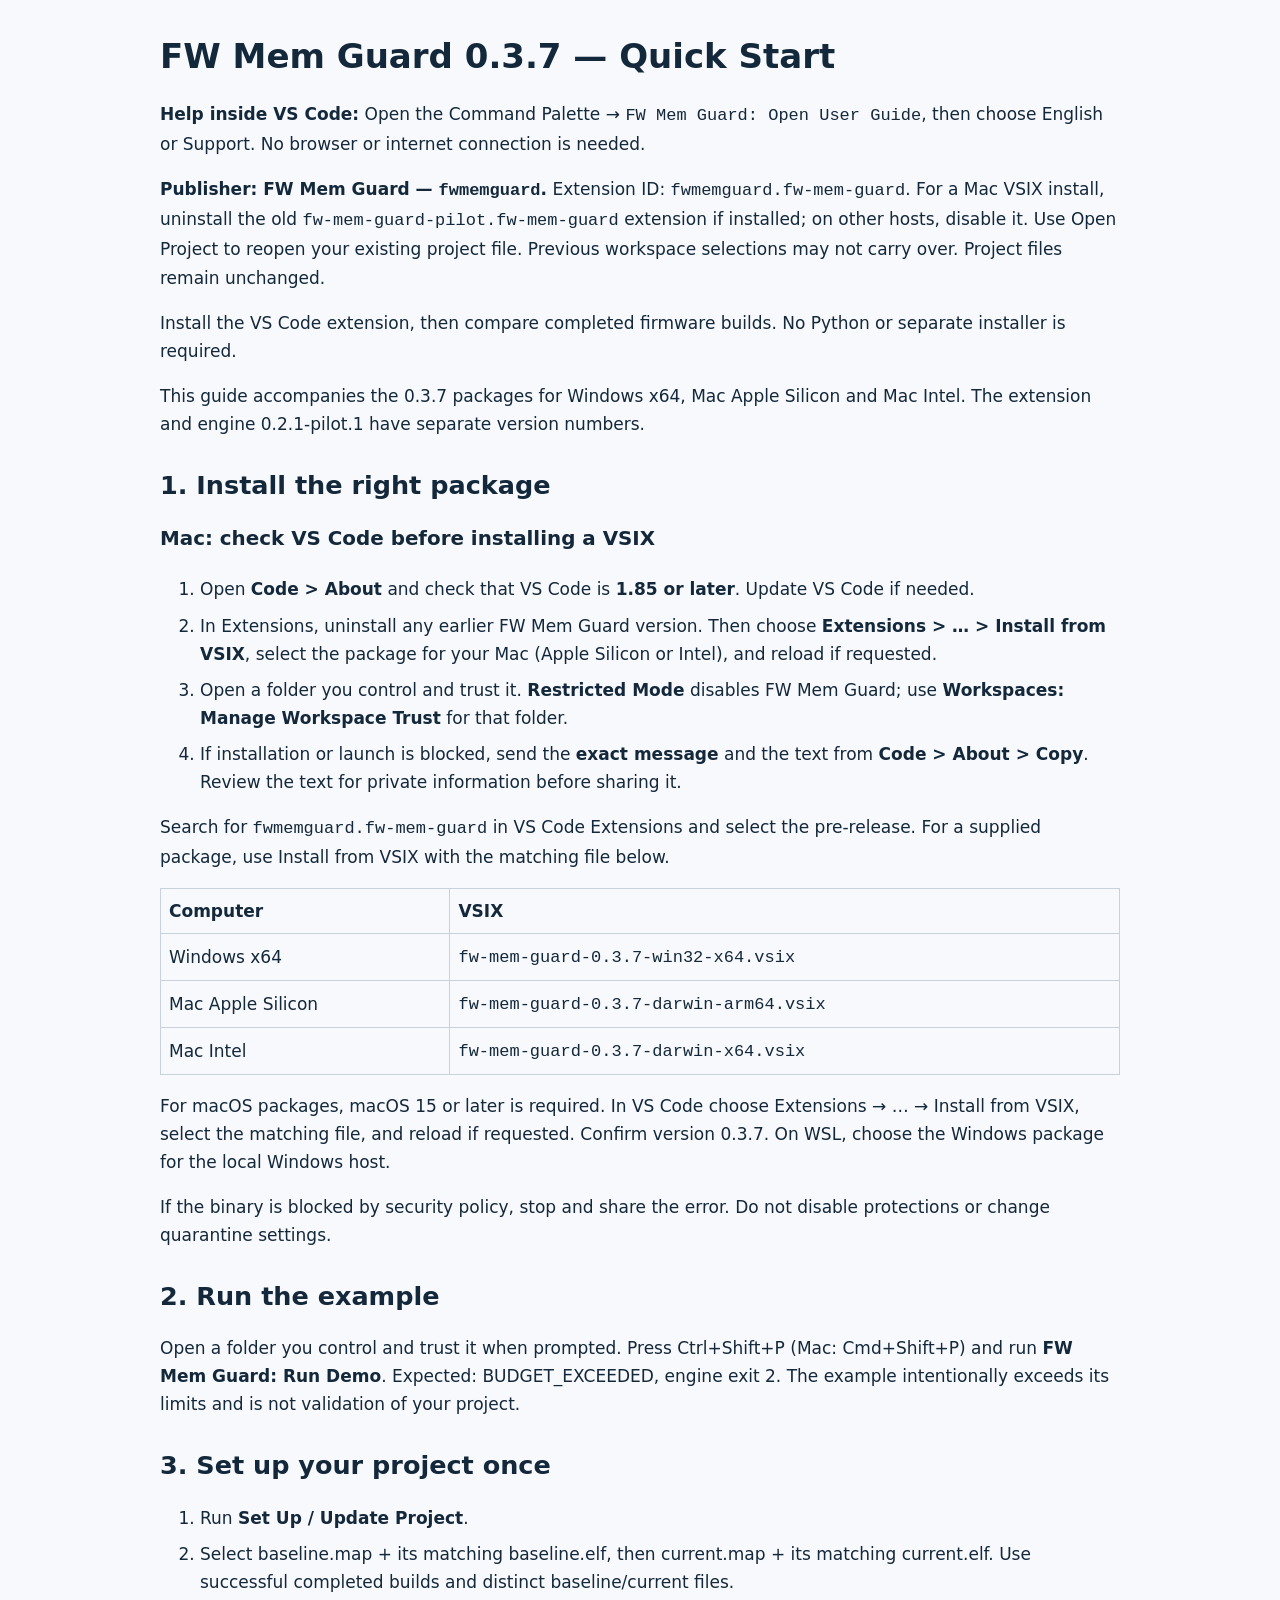
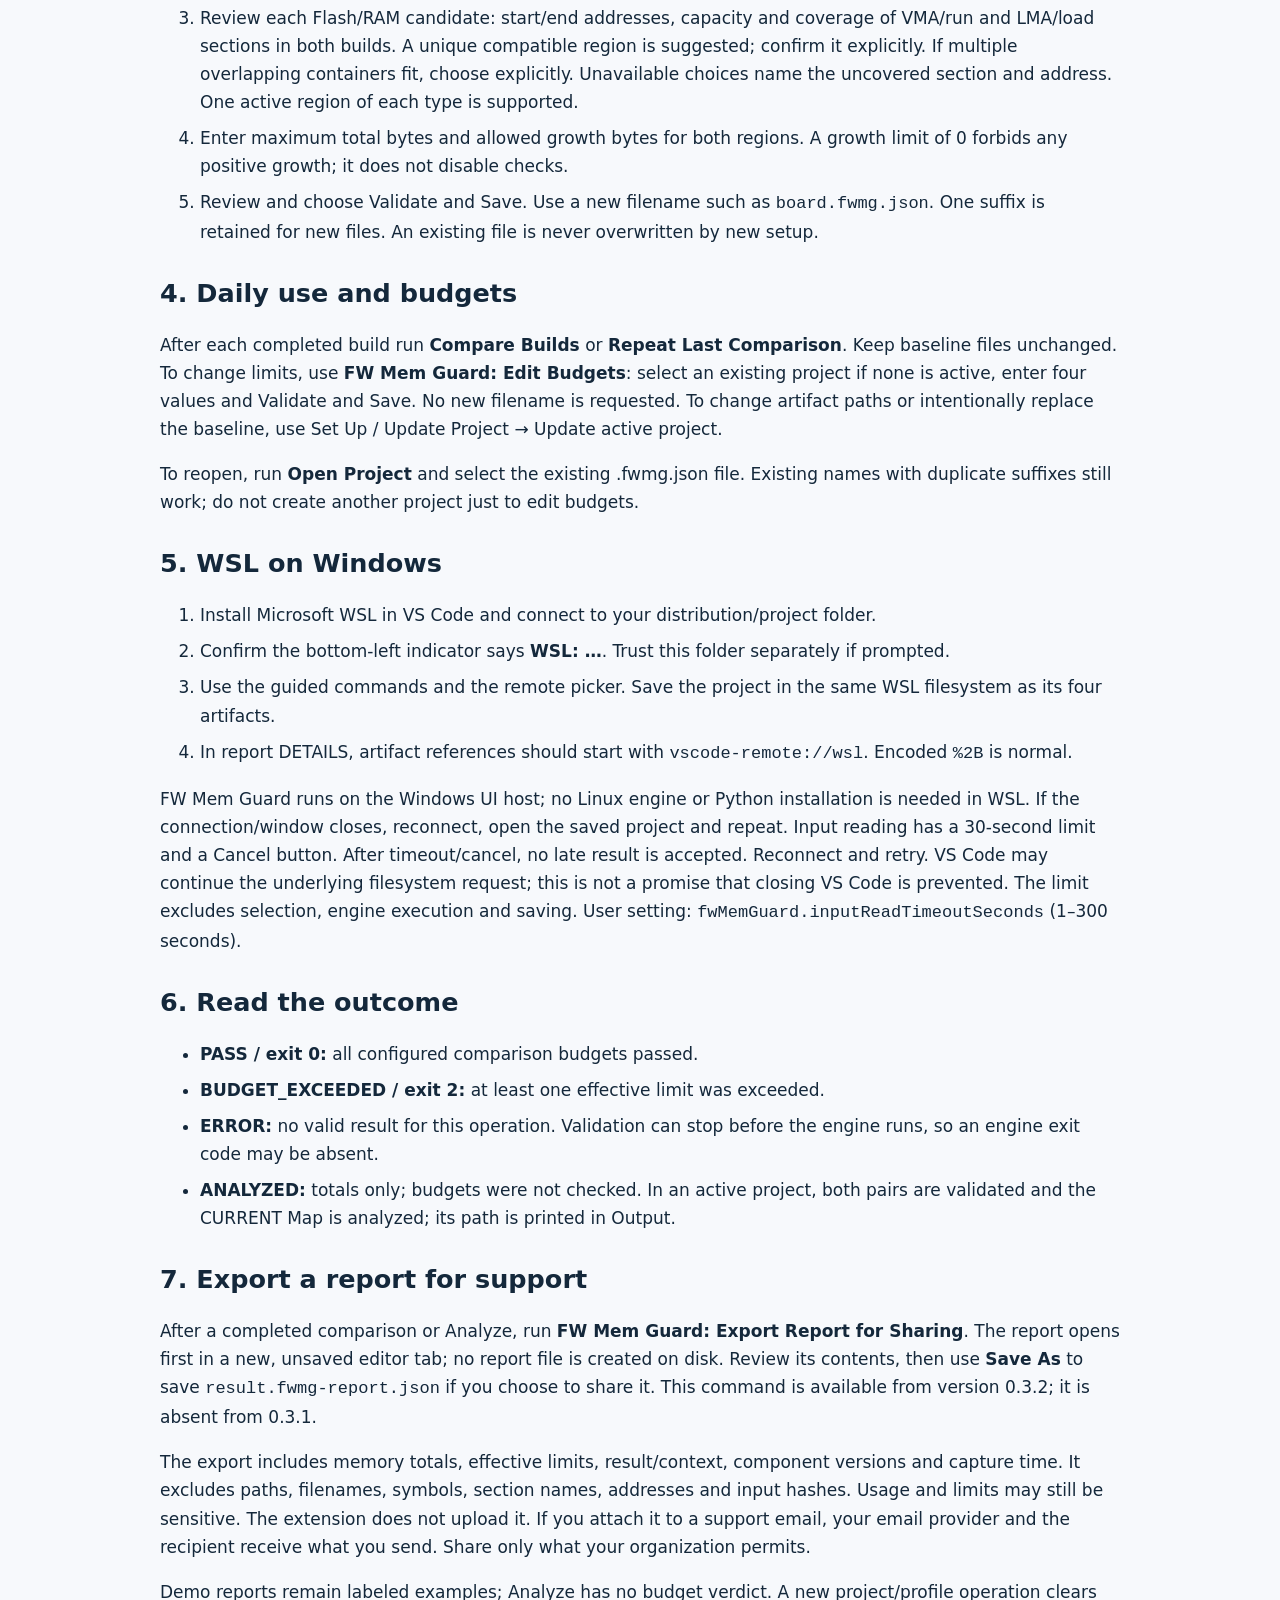
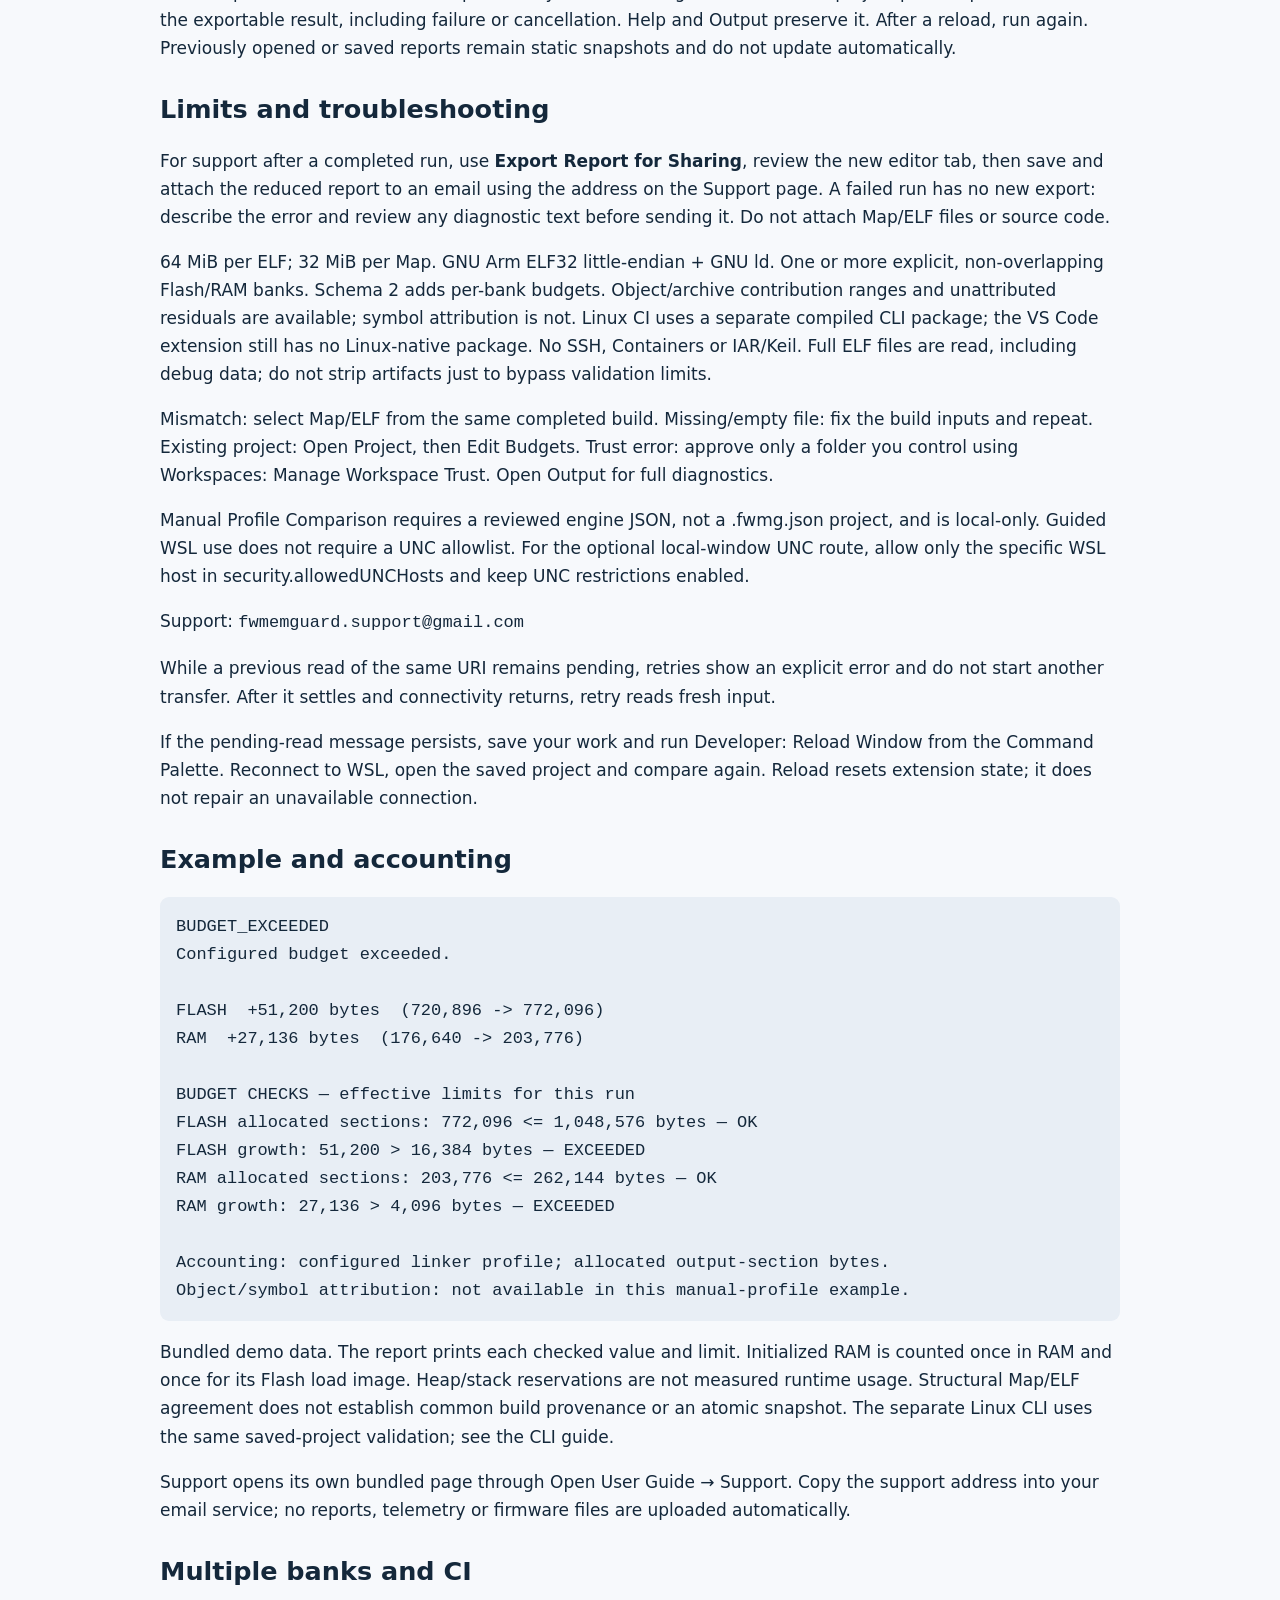
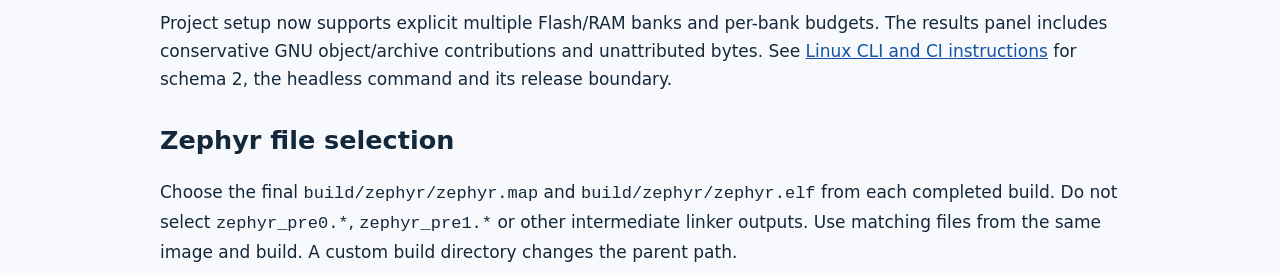
<file: START_HERE_EN.html>
<!doctype html>
<html lang="en" dir="ltr">
<meta charset="utf-8">
<meta name="viewport" content="width=device-width, initial-scale=1">
<title>FW Mem Guard 0.3.7 — Quick Start</title>
<style>body{font:17px/1.65 system-ui,sans-serif;max-width:960px;margin:35px auto;padding:0 24px;color:#14283b;background:#f7f9fc}h1,h2{line-height:1.25}h2{margin-top:32px}pre{direction:ltr;text-align:left;white-space:pre-wrap;overflow-wrap:anywhere;background:#e8eef5;padding:16px;border-radius:9px}code{font-family:Consolas,monospace}table{border-collapse:collapse;width:100%}td,th{border:1px solid #c8d2df;padding:8px;text-align:start}a{color:#1453a0}.note{border-inline-start:4px solid #d88b16;padding:12px;background:#fff2d8}li{margin:8px 0}</style>
<body>
<h1>FW Mem Guard 0.3.7 — Quick Start</h1>
<p>
<b>Help inside VS Code:</b> Open the Command Palette → <code>FW Mem Guard: Open User Guide</code>, then choose English or Support. No browser or internet connection is needed.</p>
<p>
<b>Publisher: FW Mem Guard — <code>fwmemguard</code>.</b> Extension ID: <code>fwmemguard.fw-mem-guard</code>. For a Mac VSIX install, uninstall the old <code>fw-mem-guard-pilot.fw-mem-guard</code> extension if installed; on other hosts, disable it. Use Open Project to reopen your existing project file. Previous workspace selections may not carry over. Project files remain unchanged.</p>
<p>Install the VS Code extension, then compare completed firmware builds. No Python or separate installer is required.</p>
<p>This guide accompanies the 0.3.7 packages for Windows x64, Mac Apple Silicon and Mac Intel. The extension and engine 0.2.1-pilot.1 have separate version numbers.</p>
<h2>1. Install the right package</h2>
<h3>Mac: check VS Code before installing a VSIX</h3>
<ol>
<li>Open <b>Code &gt; About</b> and check that VS Code is <b>1.85 or later</b>. Update VS Code if needed.</li>
<li>In Extensions, uninstall any earlier FW Mem Guard version. Then choose <b>Extensions &gt; … &gt; Install from VSIX</b>, select the package for your Mac (Apple Silicon or Intel), and reload if requested.</li>
<li>Open a folder you control and trust it. <b>Restricted Mode</b> disables FW Mem Guard; use <b>Workspaces: Manage Workspace Trust</b> for that folder.</li>
<li>If installation or launch is blocked, send the <b>exact message</b> and the text from <b>Code &gt; About &gt; Copy</b>. Review the text for private information before sharing it.</li>
</ol>
<p>Search for <code>fwmemguard.fw-mem-guard</code> in VS Code Extensions and select the pre-release. For a supplied package, use Install from VSIX with the matching file below.</p>
<table>
<tr>
<th>Computer</th>
<th>VSIX</th>
</tr>
<tr>
<td>Windows x64</td>
<td>
<code>fw-mem-guard-0.3.7-win32-x64.vsix</code>
</td>
</tr>
<tr>
<td>Mac Apple Silicon</td>
<td>
<code>fw-mem-guard-0.3.7-darwin-arm64.vsix</code>
</td>
</tr>
<tr>
<td>Mac Intel</td>
<td>
<code>fw-mem-guard-0.3.7-darwin-x64.vsix</code>
</td>
</tr>
</table>
<p>For macOS packages, macOS 15 or later is required. In VS Code choose Extensions → … → Install from VSIX, select the matching file, and reload if requested. Confirm version 0.3.7. On WSL, choose the Windows package for the local Windows host.</p>
<p>If the binary is blocked by security policy, stop and share the error. Do not disable protections or change quarantine settings.</p>
<h2>2. Run the example</h2>
<p>Open a folder you control and trust it when prompted. Press Ctrl+Shift+P (Mac: Cmd+Shift+P) and run <b>FW Mem Guard: Run Demo</b>. Expected: BUDGET_EXCEEDED, engine exit 2. The example intentionally exceeds its limits and is not validation of your project.</p>
<h2>3. Set up your project once</h2>
<ol>
<li>Run <b>Set Up / Update Project</b>.</li>
<li>Select baseline.map + its matching baseline.elf, then current.map + its matching current.elf. Use successful completed builds and distinct baseline/current files.</li>
<li>Review each Flash/RAM candidate: start/end addresses, capacity and coverage of VMA/run and LMA/load sections in both builds. A unique compatible region is suggested; confirm it explicitly. If multiple overlapping containers fit, choose explicitly. Unavailable choices name the uncovered section and address. One active region of each type is supported.</li>
<li>Enter maximum total bytes and allowed growth bytes for both regions. A growth limit of 0 forbids any positive growth; it does not disable checks.</li>
<li>Review and choose Validate and Save. Use a new filename such as <code>board.fwmg.json</code>. One suffix is retained for new files. An existing file is never overwritten by new setup.</li>
</ol>
<h2>4. Daily use and budgets</h2>
<p>After each completed build run <b>Compare Builds</b> or <b>Repeat Last Comparison</b>. Keep baseline files unchanged. To change limits, use <b>FW Mem Guard: Edit Budgets</b>: select an existing project if none is active, enter four values and Validate and Save. No new filename is requested. To change artifact paths or intentionally replace the baseline, use Set Up / Update Project → Update active project.</p>
<p>To reopen, run <b>Open Project</b> and select the existing .fwmg.json file. Existing names with duplicate suffixes still work; do not create another project just to edit budgets.</p>
<h2>5. WSL on Windows</h2>
<ol>
<li>Install Microsoft WSL in VS Code and connect to your distribution/project folder.</li>
<li>Confirm the bottom-left indicator says <b>WSL: …</b>. Trust this folder separately if prompted.</li>
<li>Use the guided commands and the remote picker. Save the project in the same WSL filesystem as its four artifacts.</li>
<li>In report DETAILS, artifact references should start with <code>vscode-remote://wsl</code>. Encoded <code>%2B</code> is normal.</li>
</ol>
<p>FW Mem Guard runs on the Windows UI host; no Linux engine or Python installation is needed in WSL. If the connection/window closes, reconnect, open the saved project and repeat. Input reading has a 30-second limit and a Cancel button. After timeout/cancel, no late result is accepted. Reconnect and retry. VS Code may continue the underlying filesystem request; this is not a promise that closing VS Code is prevented. The limit excludes selection, engine execution and saving. User setting: <code>fwMemGuard.inputReadTimeoutSeconds</code> (1–300 seconds).</p>
<h2>6. Read the outcome</h2>
<ul>
<li>
<b>PASS / exit 0:</b> all configured comparison budgets passed.</li>
<li>
<b>BUDGET_EXCEEDED / exit 2:</b> at least one effective limit was exceeded.</li>
<li>
<b>ERROR:</b> no valid result for this operation. Validation can stop before the engine runs, so an engine exit code may be absent.</li>
<li>
<b>ANALYZED:</b> totals only; budgets were not checked. In an active project, both pairs are validated and the CURRENT Map is analyzed; its path is printed in Output.</li>
</ul>
<h2>7. Export a report for support</h2>
<p>After a completed comparison or Analyze, run <b>FW Mem Guard: Export Report for Sharing</b>. The report opens first in a new, unsaved editor tab; no report file is created on disk. Review its contents, then use <b>Save As</b> to save <code>result.fwmg-report.json</code> if you choose to share it. This command is available from version 0.3.2; it is absent from 0.3.1.</p>
<p>The export includes memory totals, effective limits, result/context, component versions and capture time. It excludes paths, filenames, symbols, section names, addresses and input hashes. Usage and limits may still be sensitive. The extension does not upload it. If you attach it to a support email, your email provider and the recipient receive what you send. Share only what your organization permits.</p>
<p>Demo reports remain labeled examples; Analyze has no budget verdict. A new project/profile operation clears the exportable result, including failure or cancellation. Help and Output preserve it. After a reload, run again. Previously opened or saved reports remain static snapshots and do not update automatically.</p>
<h2>Limits and troubleshooting</h2>
<p>For support after a completed run, use <b>Export Report for Sharing</b>, review the new editor tab, then save and attach the reduced report to an email using the address on the Support page. A failed run has no new export: describe the error and review any diagnostic text before sending it. Do not attach Map/ELF files or source code.</p>
<p>64 MiB per ELF; 32 MiB per Map. GNU Arm ELF32 little-endian + GNU ld. One or more explicit, non-overlapping Flash/RAM banks. Schema 2 adds per-bank budgets. Object/archive contribution ranges and unattributed residuals are available; symbol attribution is not. Linux CI uses a separate compiled CLI package; the VS Code extension still has no Linux-native package. No SSH, Containers or IAR/Keil. Full ELF files are read, including debug data; do not strip artifacts just to bypass validation limits.</p>
<p>Mismatch: select Map/ELF from the same completed build. Missing/empty file: fix the build inputs and repeat. Existing project: Open Project, then Edit Budgets. Trust error: approve only a folder you control using Workspaces: Manage Workspace Trust. Open Output for full diagnostics.</p>
<p>Manual Profile Comparison requires a reviewed engine JSON, not a .fwmg.json project, and is local-only. Guided WSL use does not require a UNC allowlist. For the optional local-window UNC route, allow only the specific WSL host in security.allowedUNCHosts and keep UNC restrictions enabled.</p>
<!-- PUBLIC_SUPPORT_START -->
<p>Support: <code>fwmemguard.support@gmail.com</code></p>
<!-- PUBLIC_SUPPORT_END -->
<p>While a previous read of the same URI remains pending, retries show an explicit error and do not start another transfer. After it settles and connectivity returns, retry reads fresh input.</p>
<p>If the pending-read message persists, save your work and run Developer: Reload Window from the Command Palette. Reconnect to WSL, open the saved project and compare again. Reload resets extension state; it does not repair an unavailable connection.</p>
<h2>Example and accounting</h2>
<pre>BUDGET_EXCEEDED
Configured budget exceeded.

FLASH  +51,200 bytes  (720,896 -&gt; 772,096)
RAM  +27,136 bytes  (176,640 -&gt; 203,776)

BUDGET CHECKS — effective limits for this run
FLASH allocated sections: 772,096 &lt;= 1,048,576 bytes — OK
FLASH growth: 51,200 &gt; 16,384 bytes — EXCEEDED
RAM allocated sections: 203,776 &lt;= 262,144 bytes — OK
RAM growth: 27,136 &gt; 4,096 bytes — EXCEEDED

Accounting: configured linker profile; allocated output-section bytes.
Object/symbol attribution: not available in this manual-profile example.</pre>
<p>Bundled demo data. The report prints each checked value and limit. Initialized RAM is counted once in RAM and once for its Flash load image. Heap/stack reservations are not measured runtime usage. Structural Map/ELF agreement does not establish common build provenance or an atomic snapshot. The separate Linux CLI uses the same saved-project validation; see the CLI guide.</p>
<p>Support opens its own bundled page through Open User Guide → Support. Copy the support address into your email service; no reports, telemetry or firmware files are uploaded automatically.</p>
<section><h2>Multiple banks and CI</h2><p>Project setup now supports explicit multiple Flash/RAM banks and per-bank budgets. The results panel includes conservative GNU object/archive contributions and unattributed bytes. See <a href="https://github.com/itainover-create/fw-mem-guard/releases/download/v0.3.7/CLI_CI.md">Linux CLI and CI instructions</a> for schema 2, the headless command and its release boundary.</p></section><section><h2>Zephyr file selection</h2><p>Choose the final <code>build/zephyr/zephyr.map</code> and <code>build/zephyr/zephyr.elf</code> from each completed build. Do not select <code>zephyr_pre0.*</code>, <code>zephyr_pre1.*</code> or other intermediate linker outputs. Use matching files from the same image and build. A custom build directory changes the parent path.</p></section></body>
</html>
</file>
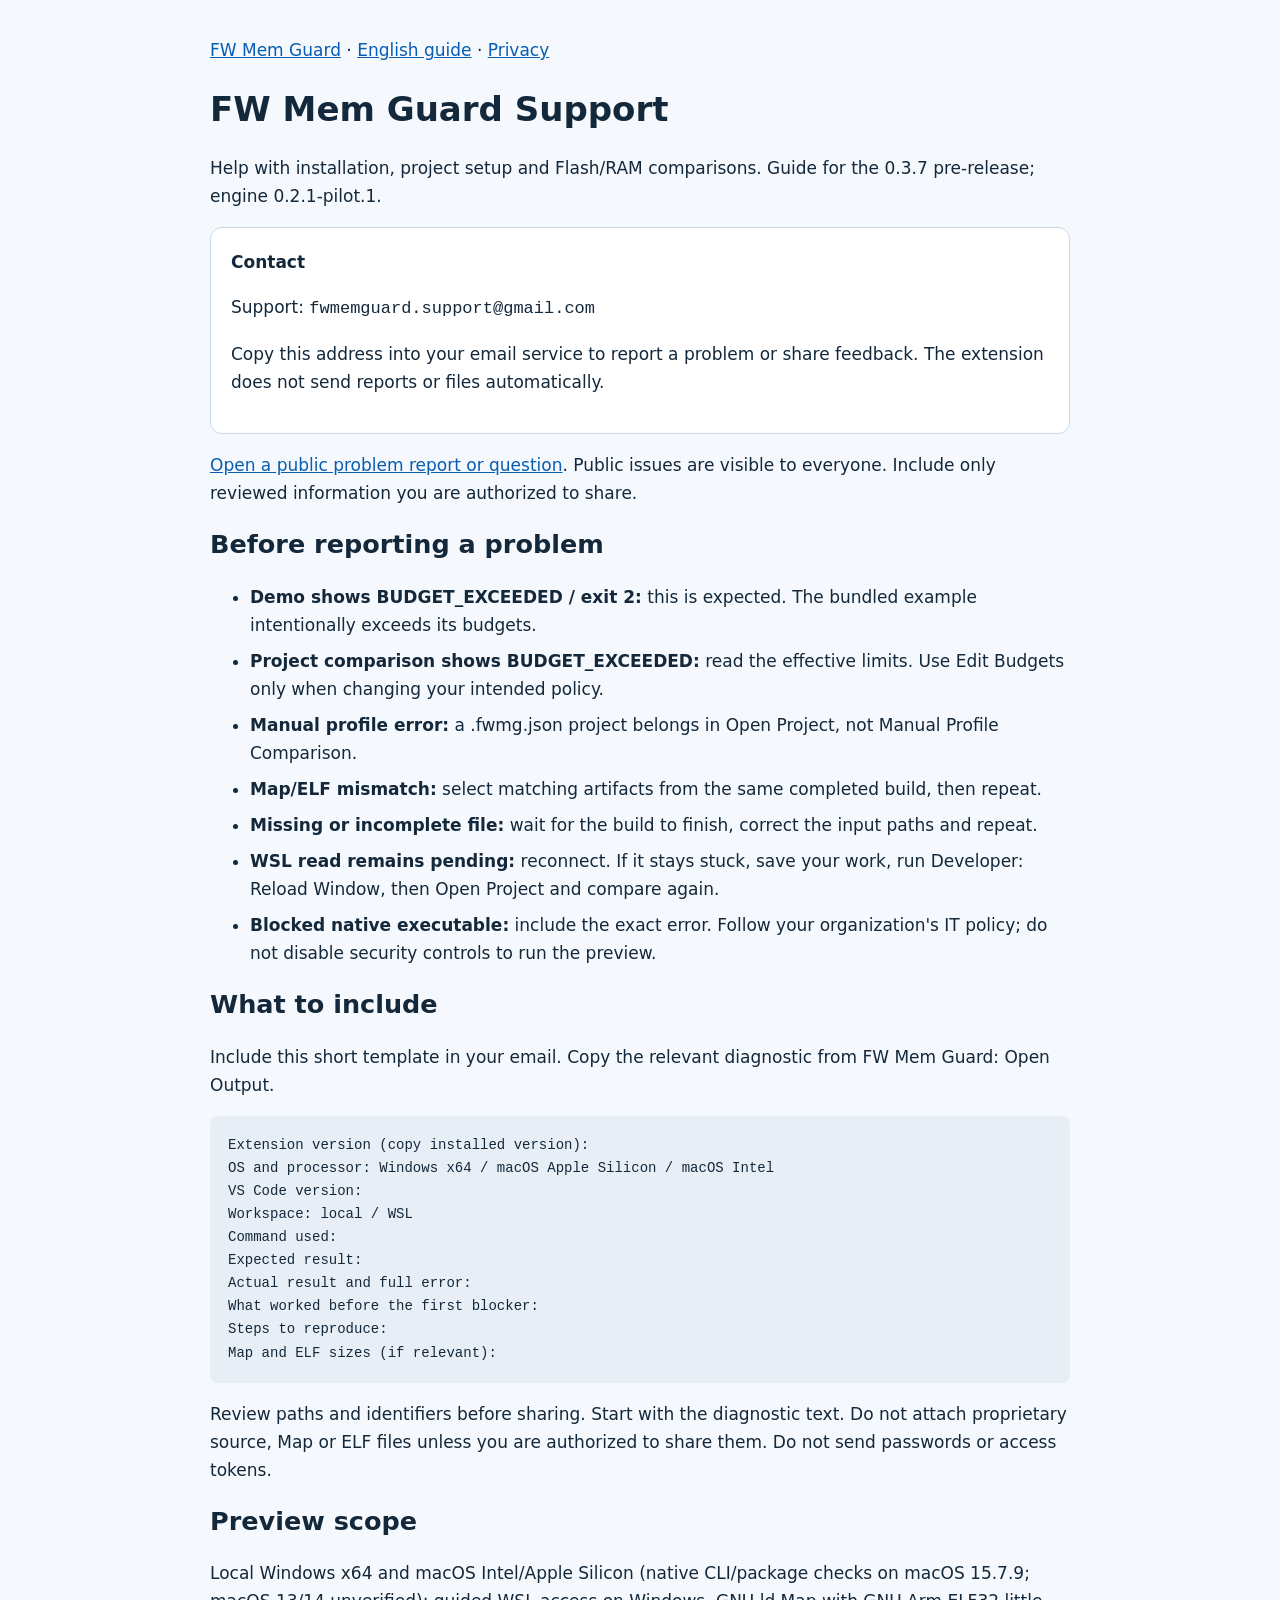
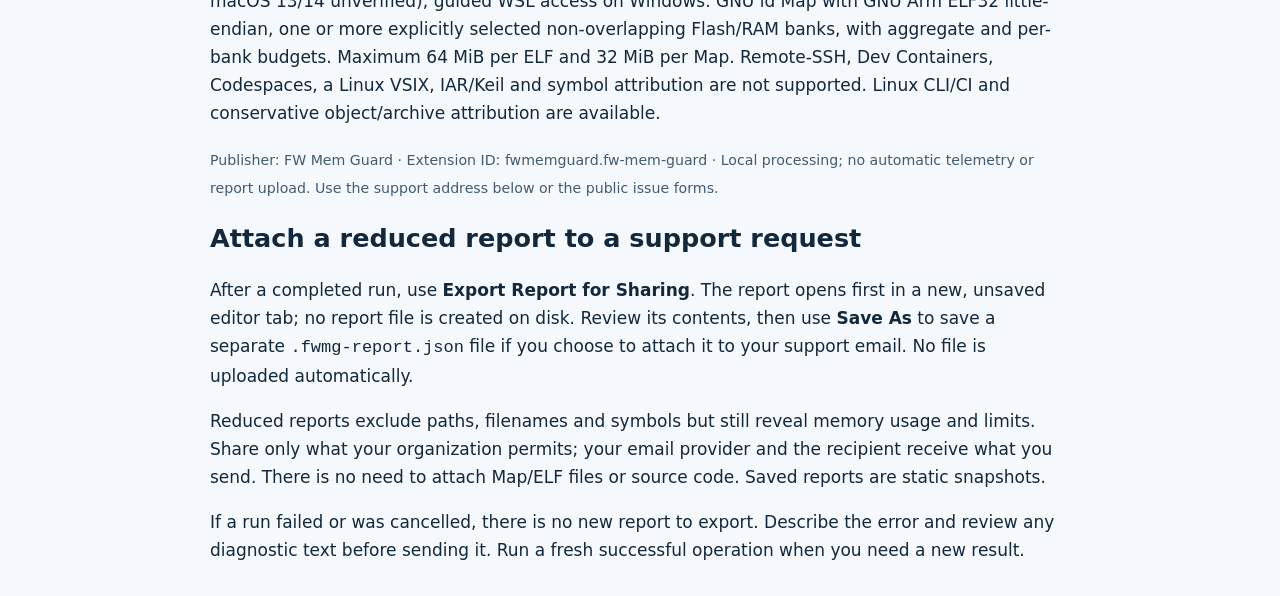
<file: SUPPORT.html>
<!doctype html>
<html lang="en"><head><meta charset="utf-8"><meta name="viewport" content="width=device-width,initial-scale=1"><title>FW Mem Guard — Support</title>
<style>body{font:17px/1.65 system-ui,sans-serif;background:#f5f8fc;color:#14283b;max-width:860px;margin:36px auto;padding:0 24px}h1,h2{line-height:1.3}a{color:#075db2}pre{white-space:pre-wrap;background:#e7eef6;border-radius:8px;padding:18px;font-size:14px}li{margin:8px 0}.contact{background:#fff;border:1px solid #c8d8e8;border-radius:12px;padding:20px}small{color:#425b70}</style></head>
<body><nav aria-label="Documentation"><a href="index.html">FW Mem Guard</a> · <a href="START_HERE_EN.html">English guide</a> · <a href="PRIVACY.html">Privacy</a></nav><h1>FW Mem Guard Support</h1><p>Help with installation, project setup and Flash/RAM comparisons. Guide for the 0.3.7 pre-release; engine 0.2.1-pilot.1.</p>
<div class="contact"><b>Contact</b><!-- PUBLIC_SUPPORT_START -->
<p>Support: <code>fwmemguard.support@gmail.com</code></p>
<!-- PUBLIC_SUPPORT_END --><p>Copy this address into your email service to report a problem or share feedback. The extension does not send reports or files automatically.</p></div>
<p><a href="https://github.com/itainover-create/fw-mem-guard/issues/new/choose">Open a public problem report or question</a>. Public issues are visible to everyone. Include only reviewed information you are authorized to share.</p><h2>Before reporting a problem</h2><ul>
<li><b>Demo shows BUDGET_EXCEEDED / exit 2:</b> this is expected. The bundled example intentionally exceeds its budgets.</li>
<li><b>Project comparison shows BUDGET_EXCEEDED:</b> read the effective limits. Use Edit Budgets only when changing your intended policy.</li>
<li><b>Manual profile error:</b> a .fwmg.json project belongs in Open Project, not Manual Profile Comparison.</li>
<li><b>Map/ELF mismatch:</b> select matching artifacts from the same completed build, then repeat.</li>
<li><b>Missing or incomplete file:</b> wait for the build to finish, correct the input paths and repeat.</li>
<li><b>WSL read remains pending:</b> reconnect. If it stays stuck, save your work, run Developer: Reload Window, then Open Project and compare again.</li>
<li><b>Blocked native executable:</b> include the exact error. Follow your organization's IT policy; do not disable security controls to run the preview.</li>
</ul><h2>What to include</h2><p>Include this short template in your email. Copy the relevant diagnostic from FW Mem Guard: Open Output.</p>
<pre>Extension version (copy installed version):
OS and processor: Windows x64 / macOS Apple Silicon / macOS Intel
VS Code version:
Workspace: local / WSL
Command used:
Expected result:
Actual result and full error:
What worked before the first blocker:
Steps to reproduce:
Map and ELF sizes (if relevant):
</pre>
<p>Review paths and identifiers before sharing. Start with the diagnostic text. Do not attach proprietary source, Map or ELF files unless you are authorized to share them. Do not send passwords or access tokens.</p>
<h2>Preview scope</h2><p>Local Windows x64 and macOS Intel/Apple Silicon (native CLI/package checks on macOS 15.7.9; macOS 13/14 unverified); guided WSL access on Windows. GNU ld Map with GNU Arm ELF32 little-endian, one or more explicitly selected non-overlapping Flash/RAM banks, with aggregate and per-bank budgets. Maximum 64 MiB per ELF and 32 MiB per Map. Remote-SSH, Dev Containers, Codespaces, a Linux VSIX, IAR/Keil and symbol attribution are not supported. Linux CLI/CI and conservative object/archive attribution are available.</p>
<p><small>Publisher: FW Mem Guard · Extension ID: fwmemguard.fw-mem-guard · Local processing; no automatic telemetry or report upload. Use the support address below or the public issue forms.</small></p><h2>Attach a reduced report to a support request</h2><p>After a completed run, use <b>Export Report for Sharing</b>. The report opens first in a new, unsaved editor tab; no report file is created on disk. Review its contents, then use <b>Save As</b> to save a separate <code>.fwmg-report.json</code> file if you choose to attach it to your support email. No file is uploaded automatically.</p><p>Reduced reports exclude paths, filenames and symbols but still reveal memory usage and limits. Share only what your organization permits; your email provider and the recipient receive what you send. There is no need to attach Map/ELF files or source code. Saved reports are static snapshots.</p><p>If a run failed or was cancelled, there is no new report to export. Describe the error and review any diagnostic text before sending it. Run a fresh successful operation when you need a new result.</p></body></html>
</file>
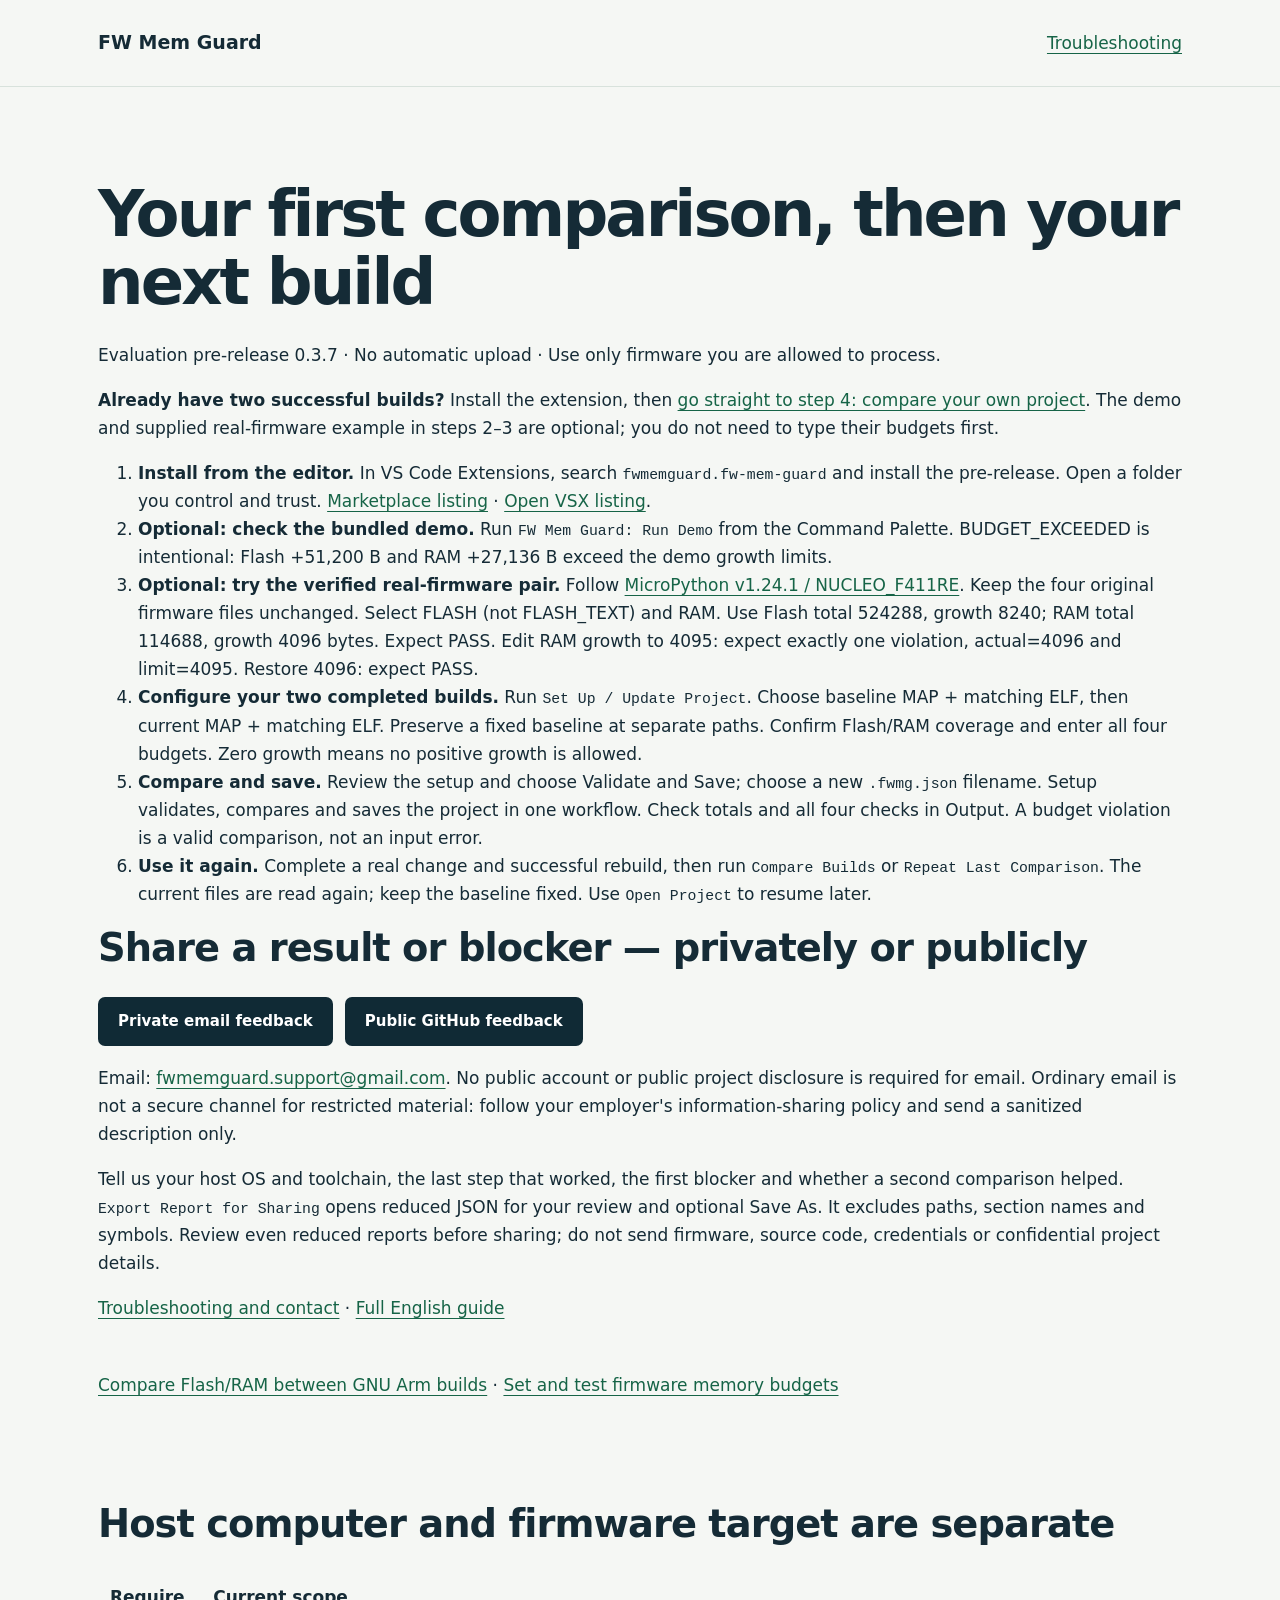
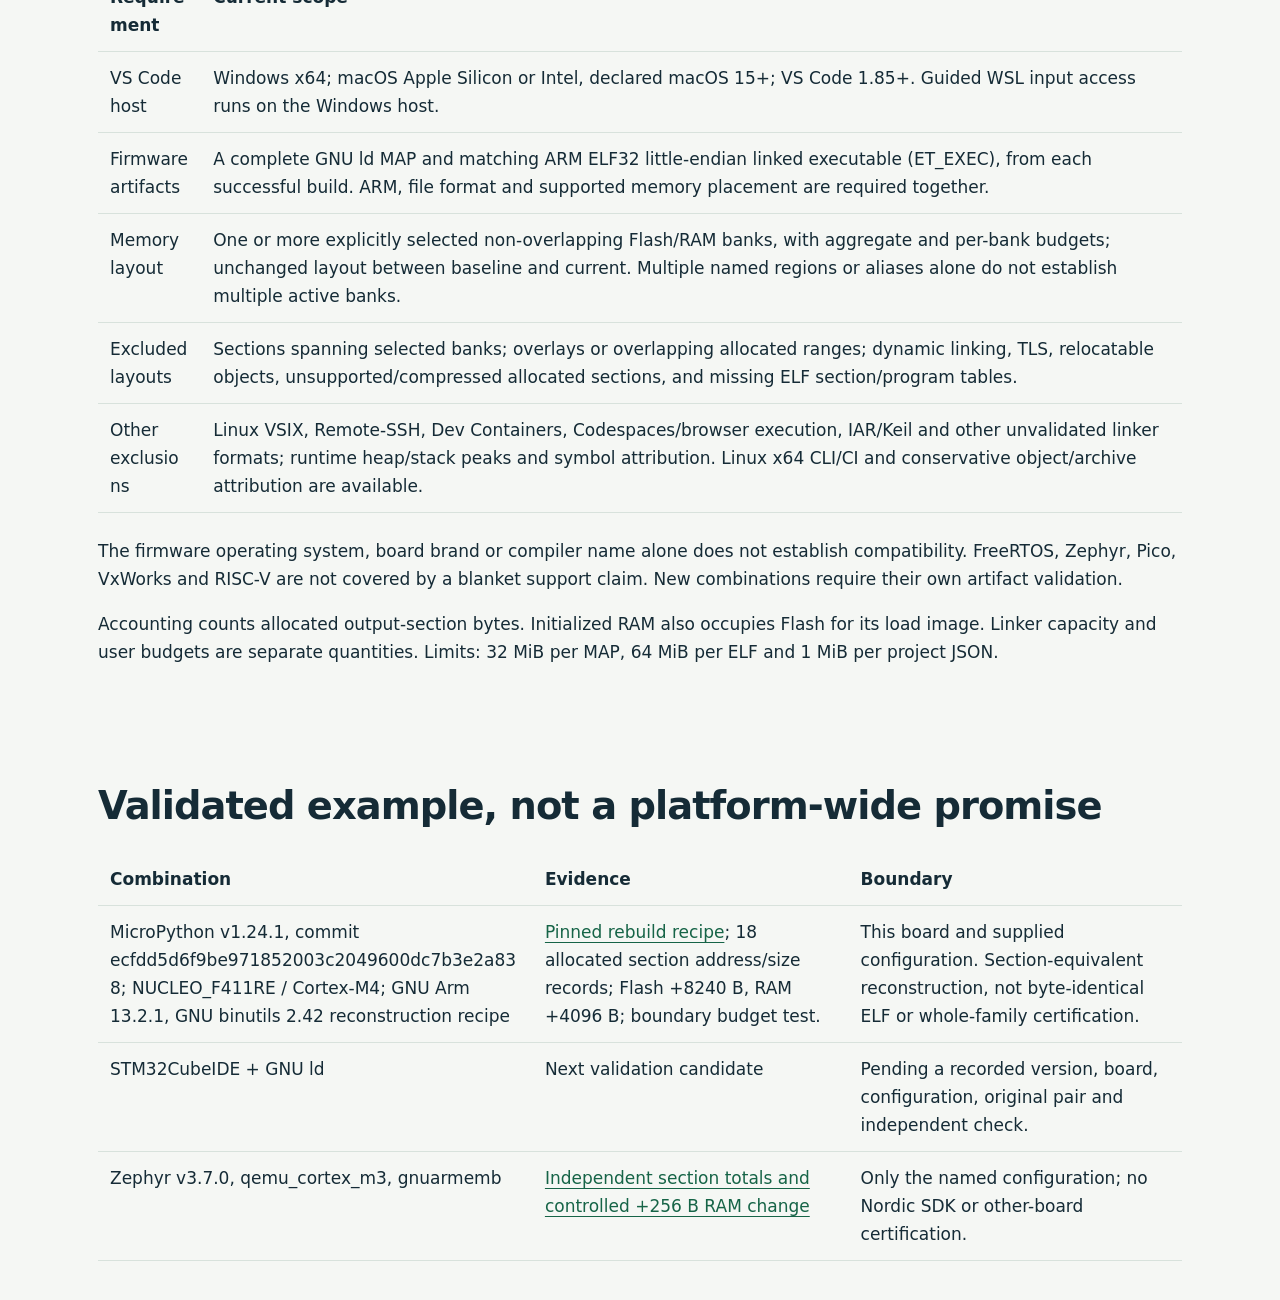
<file: TRY_IT.html>
<!doctype html><html lang="en"><head><meta charset="utf-8"><meta name="viewport" content="width=device-width,initial-scale=1"><title>FW Mem Guard — First comparison</title><link rel="stylesheet" href="site.css"></head><body><header><div class="wrap nav"><a class="brand" href="index.html">FW Mem Guard</a><a href="SUPPORT.html">Troubleshooting</a></div></header><main class="wrap"><section class="section"><h1>Your first comparison, then your next build</h1><p>Evaluation pre-release 0.3.7 · No automatic upload · Use only firmware you are allowed to process.</p>
<p><strong>Already have two successful builds?</strong> Install the extension, then <a href="#your-builds">go straight to step 4: compare your own project</a>. The demo and supplied real-firmware example in steps 2–3 are optional; you do not need to type their budgets first.</p>
<ol><li><strong>Install from the editor.</strong> In VS Code Extensions, search <code>fwmemguard.fw-mem-guard</code> and install the pre-release. Open a folder you control and trust. <a href="https://marketplace.visualstudio.com/items?itemName=fwmemguard.fw-mem-guard">Marketplace listing</a> · <a href="https://open-vsx.org/extension/fwmemguard/fw-mem-guard">Open VSX listing</a>.</li>
<li><strong>Optional: check the bundled demo.</strong> Run <code>FW Mem Guard: Run Demo</code> from the Command Palette. BUDGET_EXCEEDED is intentional: Flash +51,200 B and RAM +27,136 B exceed the demo growth limits.</li>
<li><strong>Optional: try the verified real-firmware pair.</strong> Follow <a href="REAL_FIRMWARE.html">MicroPython v1.24.1 / NUCLEO_F411RE</a>. Keep the four original firmware files unchanged. Select FLASH (not FLASH_TEXT) and RAM. Use Flash total 524288, growth 8240; RAM total 114688, growth 4096 bytes. Expect PASS. Edit RAM growth to 4095: expect exactly one violation, actual=4096 and limit=4095. Restore 4096: expect PASS.</li>
<li id="your-builds"><strong>Configure your two completed builds.</strong> Run <code>Set Up / Update Project</code>. Choose baseline MAP + matching ELF, then current MAP + matching ELF. Preserve a fixed baseline at separate paths. Confirm Flash/RAM coverage and enter all four budgets. Zero growth means no positive growth is allowed.</li>
<li><strong>Compare and save.</strong> Review the setup and choose Validate and Save; choose a new <code>.fwmg.json</code> filename. Setup validates, compares and saves the project in one workflow. Check totals and all four checks in Output. A budget violation is a valid comparison, not an input error.</li>
<li><strong>Use it again.</strong> Complete a real change and successful rebuild, then run <code>Compare Builds</code> or <code>Repeat Last Comparison</code>. The current files are read again; keep the baseline fixed. Use <code>Open Project</code> to resume later.</li></ol>
<h2>Share a result or blocker — privately or publicly</h2>
<p class="buttons feedback-options"><a class="button" href="mailto:fwmemguard.support@gmail.com?subject=FW%20Mem%20Guard%20first-run%20feedback">Private email feedback</a> <a class="button" href="https://github.com/itainover-create/fw-mem-guard/issues/new?template=question.yml">Public GitHub feedback</a></p>
<p>Email: <a href="mailto:fwmemguard.support@gmail.com">fwmemguard.support@gmail.com</a>. No public account or public project disclosure is required for email. Ordinary email is not a secure channel for restricted material: follow your employer's information-sharing policy and send a sanitized description only.</p>
<p>Tell us your host OS and toolchain, the last step that worked, the first blocker and whether a second comparison helped. <code>Export Report for Sharing</code> opens reduced JSON for your review and optional Save As. It excludes paths, section names and symbols. Review even reduced reports before sharing; do not send firmware, source code, credentials or confidential project details.</p><p><a href="SUPPORT.html">Troubleshooting and contact</a> · <a href="START_HERE_EN.html">Full English guide</a></p></section><p><a href="COMPARE_FIRMWARE_BUILDS.html">Compare Flash/RAM between GNU Arm builds</a> · <a href="FIRMWARE_MEMORY_BUDGETS.html">Set and test firmware memory budgets</a></p>
<section class="section" id="compatibility"><h2>Host computer and firmware target are separate</h2>
<div class="comparison-table" tabindex="0" role="region" aria-label="Compatibility table, scroll horizontally"><table><thead><tr><th>Requirement</th><th>Current scope</th></tr></thead><tbody>
<tr><td>VS Code host</td><td>Windows x64; macOS Apple Silicon or Intel, declared macOS 15+; VS Code 1.85+. Guided WSL input access runs on the Windows host.</td></tr>
<tr><td>Firmware artifacts</td><td>A complete GNU ld MAP and matching ARM ELF32 little-endian linked executable (ET_EXEC), from each successful build. ARM, file format and supported memory placement are required together.</td></tr>
<tr><td>Memory layout</td><td>One or more explicitly selected non-overlapping Flash/RAM banks, with aggregate and per-bank budgets; unchanged layout between baseline and current. Multiple named regions or aliases alone do not establish multiple active banks.</td></tr>
<tr><td>Excluded layouts</td><td>Sections spanning selected banks; overlays or overlapping allocated ranges; dynamic linking, TLS, relocatable objects, unsupported/compressed allocated sections, and missing ELF section/program tables.</td></tr>
<tr><td>Other exclusions</td><td>Linux VSIX, Remote-SSH, Dev Containers, Codespaces/browser execution, IAR/Keil and other unvalidated linker formats; runtime heap/stack peaks and symbol attribution. Linux x64 CLI/CI and conservative object/archive attribution are available.</td></tr></tbody></table></div>
<p>The firmware operating system, board brand or compiler name alone does not establish compatibility. FreeRTOS, Zephyr, Pico, VxWorks and RISC-V are not covered by a blanket support claim. New combinations require their own artifact validation.</p>
<p>Accounting counts allocated output-section bytes. Initialized RAM also occupies Flash for its load image. Linker capacity and user budgets are separate quantities. Limits: 32 MiB per MAP, 64 MiB per ELF and 1 MiB per project JSON.</p></section>
<section class="section"><h2>Validated example, not a platform-wide promise</h2><div class="comparison-table" tabindex="0" role="region" aria-label="Compatibility table, scroll horizontally"><table><thead><tr><th>Combination</th><th>Evidence</th><th>Boundary</th></tr></thead><tbody><tr><td>MicroPython v1.24.1, commit ecfdd5d6f9be971852003c2049600dc7b3e2a838; NUCLEO_F411RE / Cortex-M4; GNU Arm 13.2.1, GNU binutils 2.42 reconstruction recipe</td><td><a href="samples/BUILD_FROM_SOURCE.md">Pinned rebuild recipe</a>; 18 allocated section address/size records; Flash +8240 B, RAM +4096 B; boundary budget test.</td><td>This board and supplied configuration. Section-equivalent reconstruction, not byte-identical ELF or whole-family certification.</td></tr><tr><td>STM32CubeIDE + GNU ld</td><td>Next validation candidate</td><td>Pending a recorded version, board, configuration, original pair and independent check.</td></tr><tr><td>Zephyr v3.7.0, qemu_cortex_m3, gnuarmemb</td><td><a href="REAL_FIRMWARE.html#zephyr">Independent section totals and controlled +256 B RAM change</a></td><td>Only the named configuration; no Nordic SDK or other-board certification.</td></tr></tbody></table></div></section></main></body></html>
</file>
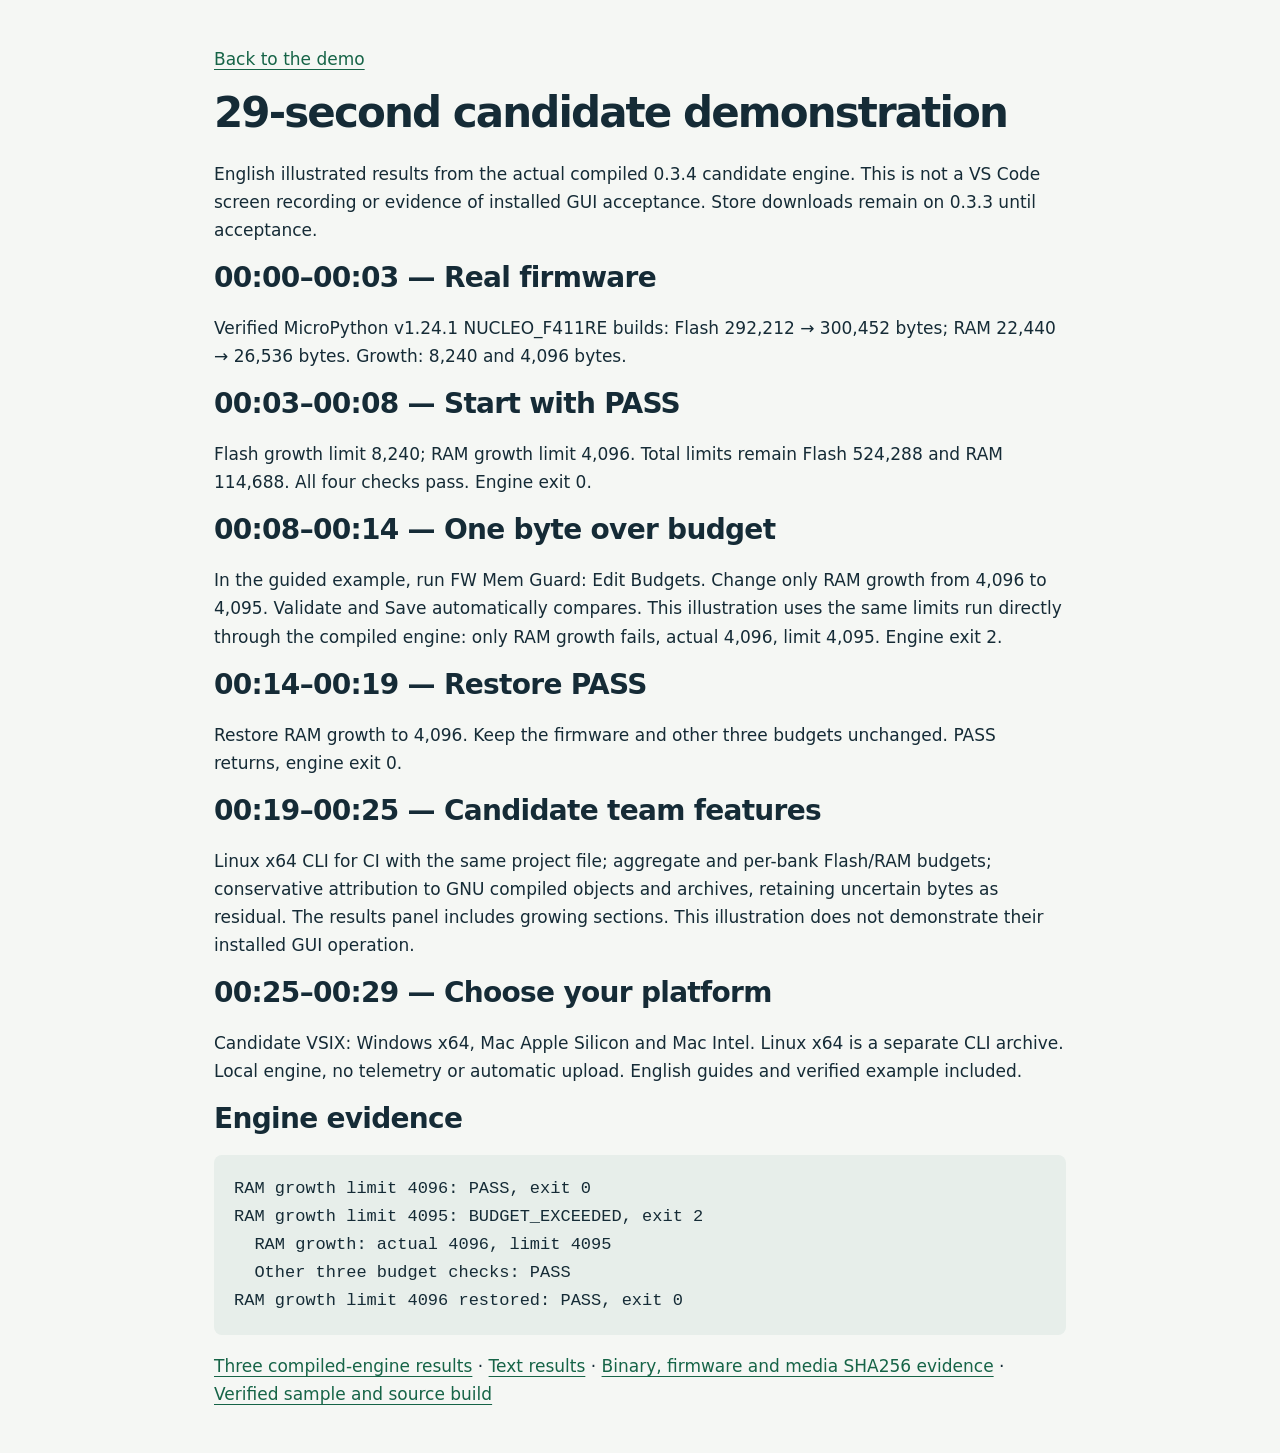
<file: media/demo-transcript.html>
<!doctype html><html lang="en"><head><meta charset="utf-8"><meta name="viewport" content="width=device-width,initial-scale=1"><title>FW Mem Guard — Candidate demo transcript</title><link rel="stylesheet" href="../site.css"></head><body><main class="doc-shell"><a href="../index.html#demo">Back to the demo</a><h1>29-second candidate demonstration</h1><p>English illustrated results from the actual compiled 0.3.4 candidate engine. This is not a VS Code screen recording or evidence of installed GUI acceptance. Store downloads remain on 0.3.3 until acceptance.</p>
<h2>00:00–00:03 — Real firmware</h2><p>Verified MicroPython v1.24.1 NUCLEO_F411RE builds: Flash 292,212 → 300,452 bytes; RAM 22,440 → 26,536 bytes. Growth: 8,240 and 4,096 bytes.</p>
<h2>00:03–00:08 — Start with PASS</h2><p>Flash growth limit 8,240; RAM growth limit 4,096. Total limits remain Flash 524,288 and RAM 114,688. All four checks pass. Engine exit 0.</p>
<h2>00:08–00:14 — One byte over budget</h2><p>In the guided example, run FW Mem Guard: Edit Budgets. Change only RAM growth from 4,096 to 4,095. Validate and Save automatically compares. This illustration uses the same limits run directly through the compiled engine: only RAM growth fails, actual 4,096, limit 4,095. Engine exit 2.</p>
<h2>00:14–00:19 — Restore PASS</h2><p>Restore RAM growth to 4,096. Keep the firmware and other three budgets unchanged. PASS returns, engine exit 0.</p>
<h2>00:19–00:25 — Candidate team features</h2><p>Linux x64 CLI for CI with the same project file; aggregate and per-bank Flash/RAM budgets; conservative attribution to GNU compiled objects and archives, retaining uncertain bytes as residual. The results panel includes growing sections. This illustration does not demonstrate their installed GUI operation.</p>
<h2>00:25–00:29 — Choose your platform</h2><p>Candidate VSIX: Windows x64, Mac Apple Silicon and Mac Intel. Linux x64 is a separate CLI archive. Local engine, no telemetry or automatic upload. English guides and verified example included.</p>
<h2>Engine evidence</h2><pre>RAM growth limit 4096: PASS, exit 0
RAM growth limit 4095: BUDGET_EXCEEDED, exit 2
  RAM growth: actual 4096, limit 4095
  Other three budget checks: PASS
RAM growth limit 4096 restored: PASS, exit 0</pre><p><a href="demo-result.json">Three compiled-engine results</a> · <a href="demo-output.txt">Text results</a> · <a href="demo-evidence.json">Binary, firmware and media SHA256 evidence</a> · <a href="../REAL_FIRMWARE.html">Verified sample and source build</a></p></main></body></html>
</file>
<file: site.css>
:root{--ink:#152b36;--muted:#526671;--paper:#f5f7f4;--line:#d8e2dc;--mint:#a6f5d2;--deep:#102a35;--amber:#ffc17d}*{box-sizing:border-box}html{scroll-behavior:smooth}body{margin:0;background:var(--paper);color:var(--ink);font:17px/1.65 system-ui,-apple-system,BlinkMacSystemFont,"Segoe UI",sans-serif}a{color:#166447;text-underline-offset:4px}a:hover{text-decoration-thickness:2px}a:focus-visible,video:focus-visible{outline:3px solid #bd5b10;outline-offset:5px}.wrap{max-width:1140px;margin:auto;padding:0 28px}.skip{position:absolute;left:16px;top:-100px;background:white;padding:12px;z-index:20}.skip:focus{top:10px}header{border-bottom:1px solid var(--line)}.nav{display:flex;align-items:center;justify-content:space-between;gap:24px;min-height:86px}.brand{display:flex;align-items:center;gap:12px;font-size:19px;font-weight:750;color:var(--ink);text-decoration:none}.brand img{width:38px;height:38px;border-radius:6px}.nav nav{display:flex;flex-wrap:wrap;gap:23px;font-size:14px}.nav nav a{color:var(--ink);text-decoration:none}.eyebrow{font-size:12px;letter-spacing:.16em;font-weight:750;text-transform:uppercase;color:#42745c}.hero{display:grid;grid-template-columns:1.05fr 1fr;gap:54px;padding-top:75px;padding-bottom:64px;align-items:center}h1{font-size:clamp(42px,5.2vw,64px);line-height:1.07;letter-spacing:-.045em;margin:18px 0 24px;font-weight:760}h2{font-size:clamp(28px,3vw,39px);line-height:1.18;letter-spacing:-.025em;margin:10px 0 20px}h3{line-height:1.3;font-size:21px}.lead{font-size:19px;color:var(--muted);max-width:530px}.buttons{display:flex;flex-wrap:wrap;gap:12px;margin:27px 0 18px}.button{display:inline-block;padding:12px 20px;border-radius:7px;background:var(--deep);color:white;font-size:15px;font-weight:650;text-decoration:none}.button.secondary{background:white;border:1px solid var(--line);color:var(--ink)}.fine{font-size:13px;color:var(--muted)}.report{background:var(--deep);color:#effcf6;padding:28px;border-radius:15px;box-shadow:0 23px 48px #132d351a}.report .eyebrow{color:var(--mint)}.report-top{display:flex;justify-content:space-between;align-items:center;gap:14px;font-size:12px}.pill{border:1px solid #48656a;padding:4px 9px;border-radius:30px;font-size:11px}.status{font:700 17px/1.5 ui-monospace,Consolas,monospace;color:var(--amber);margin:30px 0 24px}.metric{margin:20px 0 26px}.metric-head{display:flex;justify-content:space-between;font-size:14px;margin-bottom:9px}.metric-head strong{font-size:23px;font-weight:600}.track{height:9px;background:#2c4650;border-radius:8px;overflow:hidden}.fill{height:100%;background:var(--mint);border-radius:8px}.numbers{font:12px/1.6 ui-monospace,Consolas,monospace;color:#bed2d4;margin-top:8px}.checks{border-top:1px solid #39535b;padding-top:15px}.check{display:flex;justify-content:space-between;gap:12px;margin:9px 0;font-size:13px}.check b{color:var(--amber)}.report-note{color:#bdd0d2;font-size:11px;border-top:1px solid #39535b;padding-top:17px;margin-top:20px}.proof{display:grid;grid-template-columns:repeat(3,1fr);border-top:1px solid var(--line);border-bottom:1px solid var(--line);padding:22px 0;gap:28px}.proof strong{display:block;font-size:15px}.proof span{font-size:13px;color:var(--muted)}section.section{padding-top:75px;padding-bottom:15px}.section-intro{max-width:660px;color:var(--muted)}.cards{display:grid;grid-template-columns:repeat(3,1fr);gap:22px;margin-top:30px}.card{background:white;border:1px solid var(--line);border-radius:12px;padding:28px}.step{font:600 12px ui-monospace,Consolas,monospace;color:#25704e}.card p{font-size:15px;color:var(--muted)}code{font:.87em ui-monospace,Consolas,monospace;overflow-wrap:anywhere}.video-grid{display:grid;grid-template-columns:1.8fr 1fr;gap:30px;margin-top:28px;align-items:start}video{display:block;width:100%;border-radius:12px;background:var(--deep)}.transcript{font-size:14px}.transcript ol{padding-left:22px}.transcript li{margin:12px 0}.box{background:white;border:1px solid var(--line);border-radius:12px;padding:28px;margin:24px 0}.guide-links{display:flex;flex-wrap:wrap;gap:12px}.guide-links a{border:1px solid var(--line);background:white;border-radius:7px;padding:12px 18px;text-decoration:none;font-size:15px;font-weight:650}details{border-top:1px solid var(--line);padding:18px 0}summary{font-weight:650;cursor:pointer}details p{color:var(--muted);max-width:850px;font-size:15px}footer{border-top:1px solid var(--line);margin-top:70px;padding:30px 0;font-size:13px;color:var(--muted)}.footer-row{display:flex;justify-content:space-between;gap:20px;flex-wrap:wrap}.doc-nav{margin:26px 0;font-size:14px}.doc-shell{max-width:900px;margin:45px auto;padding:0 24px}.doc-shell h1{font-size:42px}.doc-shell h2{font-size:28px}.doc-shell pre{white-space:pre-wrap;background:#e7eeea;padding:20px;border-radius:8px}.doc-shell li{margin:8px 0}@media(max-width:850px){.hero{grid-template-columns:1fr;gap:30px;padding-top:45px}.hero h1{max-width:580px}.cards,.video-grid{grid-template-columns:1fr}.nav{align-items:flex-start;padding-top:22px;padding-bottom:22px;flex-direction:column;gap:14px}.proof{gap:18px}}@media(max-width:480px){.wrap{padding:0 20px}.proof{grid-template-columns:1fr;gap:12px}.report{padding:22px}.nav nav{gap:16px}.hero{padding-bottom:36px}}@media(prefers-reduced-motion:reduce){html{scroll-behavior:auto}}

.evidence-table{overflow-x:auto;border:1px solid var(--line);border-radius:12px;background:white;margin:24px 0}.evidence-table table{width:100%;border-collapse:collapse;min-width:570px;text-align:left;font-size:15px}.evidence-table caption{text-align:left;padding:18px;color:var(--muted);font-size:13px}.evidence-table th,.evidence-table td{padding:16px 18px;border-top:1px solid var(--line)}.evidence-table tbody td{font-family:ui-monospace,Consolas,monospace;color:#166447}.evidence-table:focus-visible{outline:3px solid #bd5b10;outline-offset:3px}

.comparison-table{overflow-x:auto;max-width:100%;margin:24px 0}.comparison-table table{width:100%;border-collapse:collapse;text-align:left}.comparison-table th,.comparison-table td{padding:12px;border-bottom:1px solid var(--line);vertical-align:top;overflow-wrap:anywhere}.comparison-table:focus-visible{outline:3px solid #bd5b10;outline-offset:3px}.doc-shell{overflow-wrap:anywhere}@media(max-width:480px){.doc-shell h1{font-size:34px}.comparison-table table{font-size:14px;min-width:320px}}
</file>
